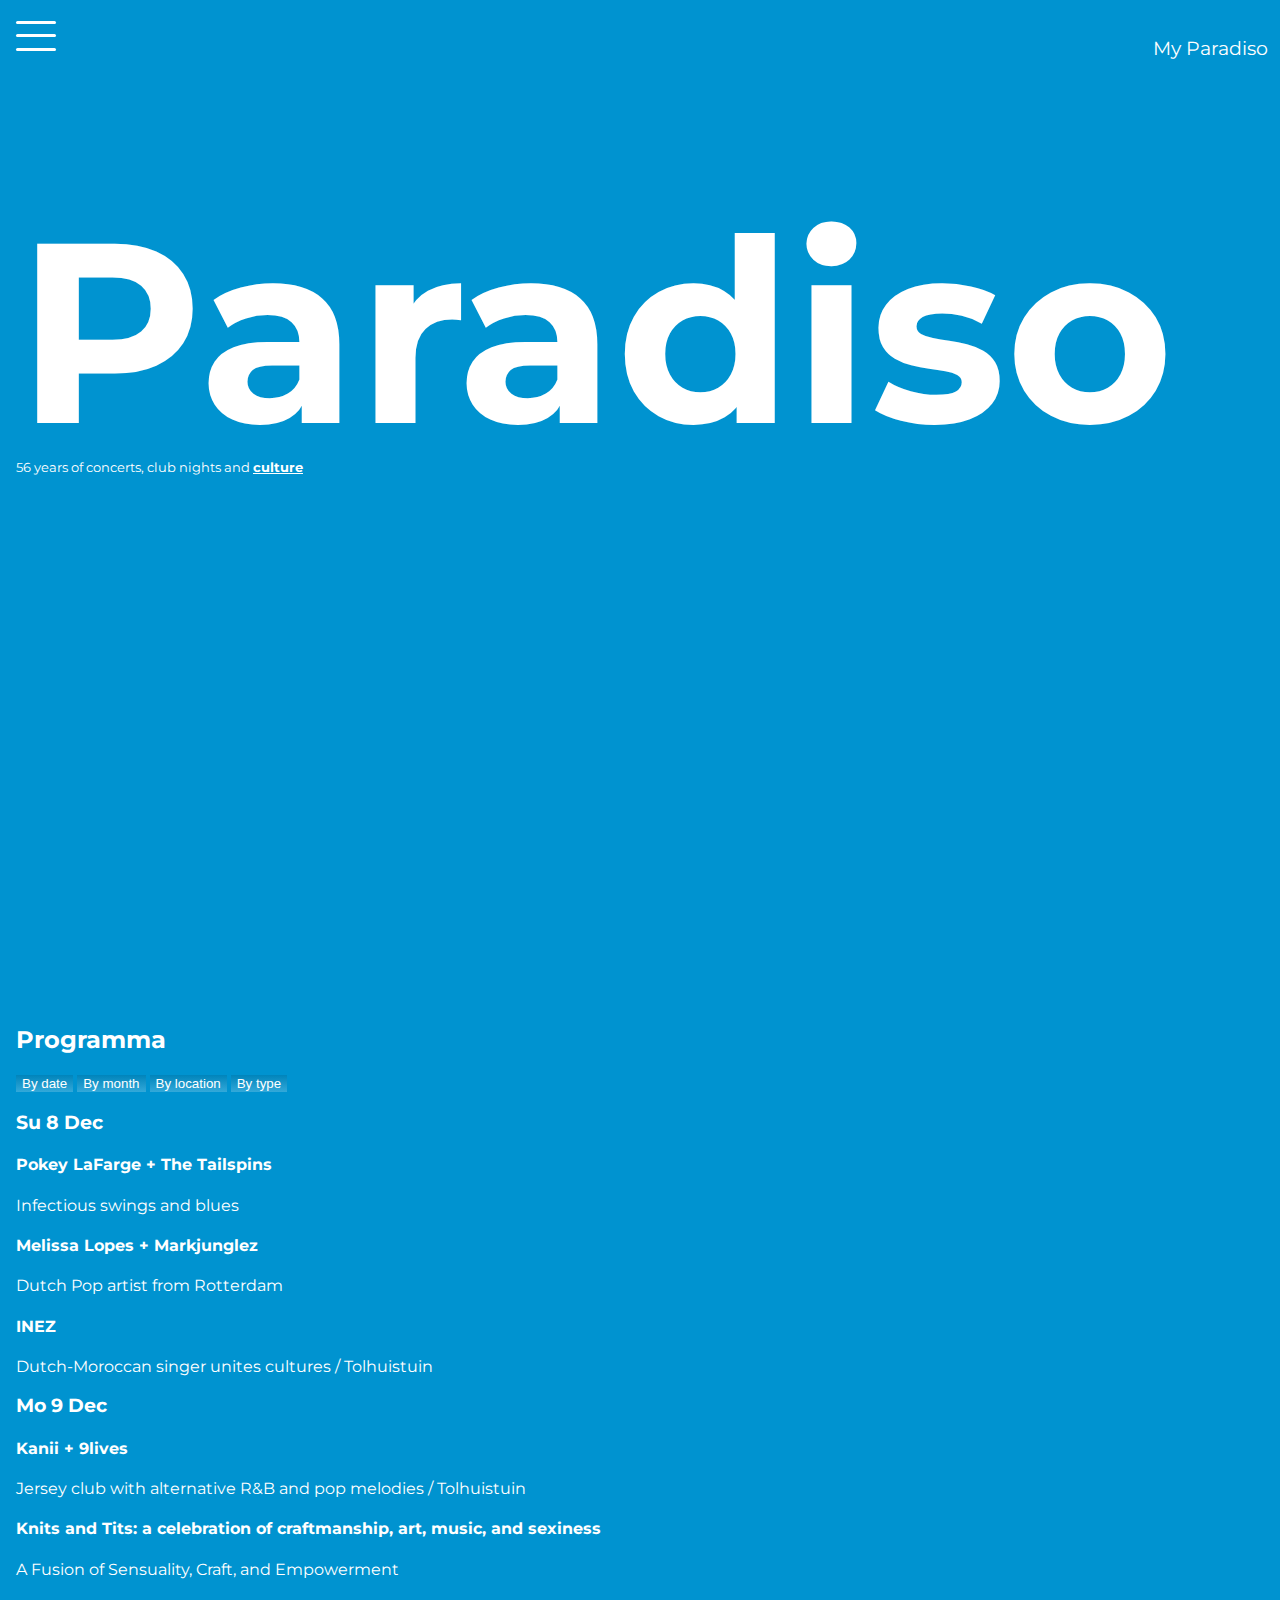
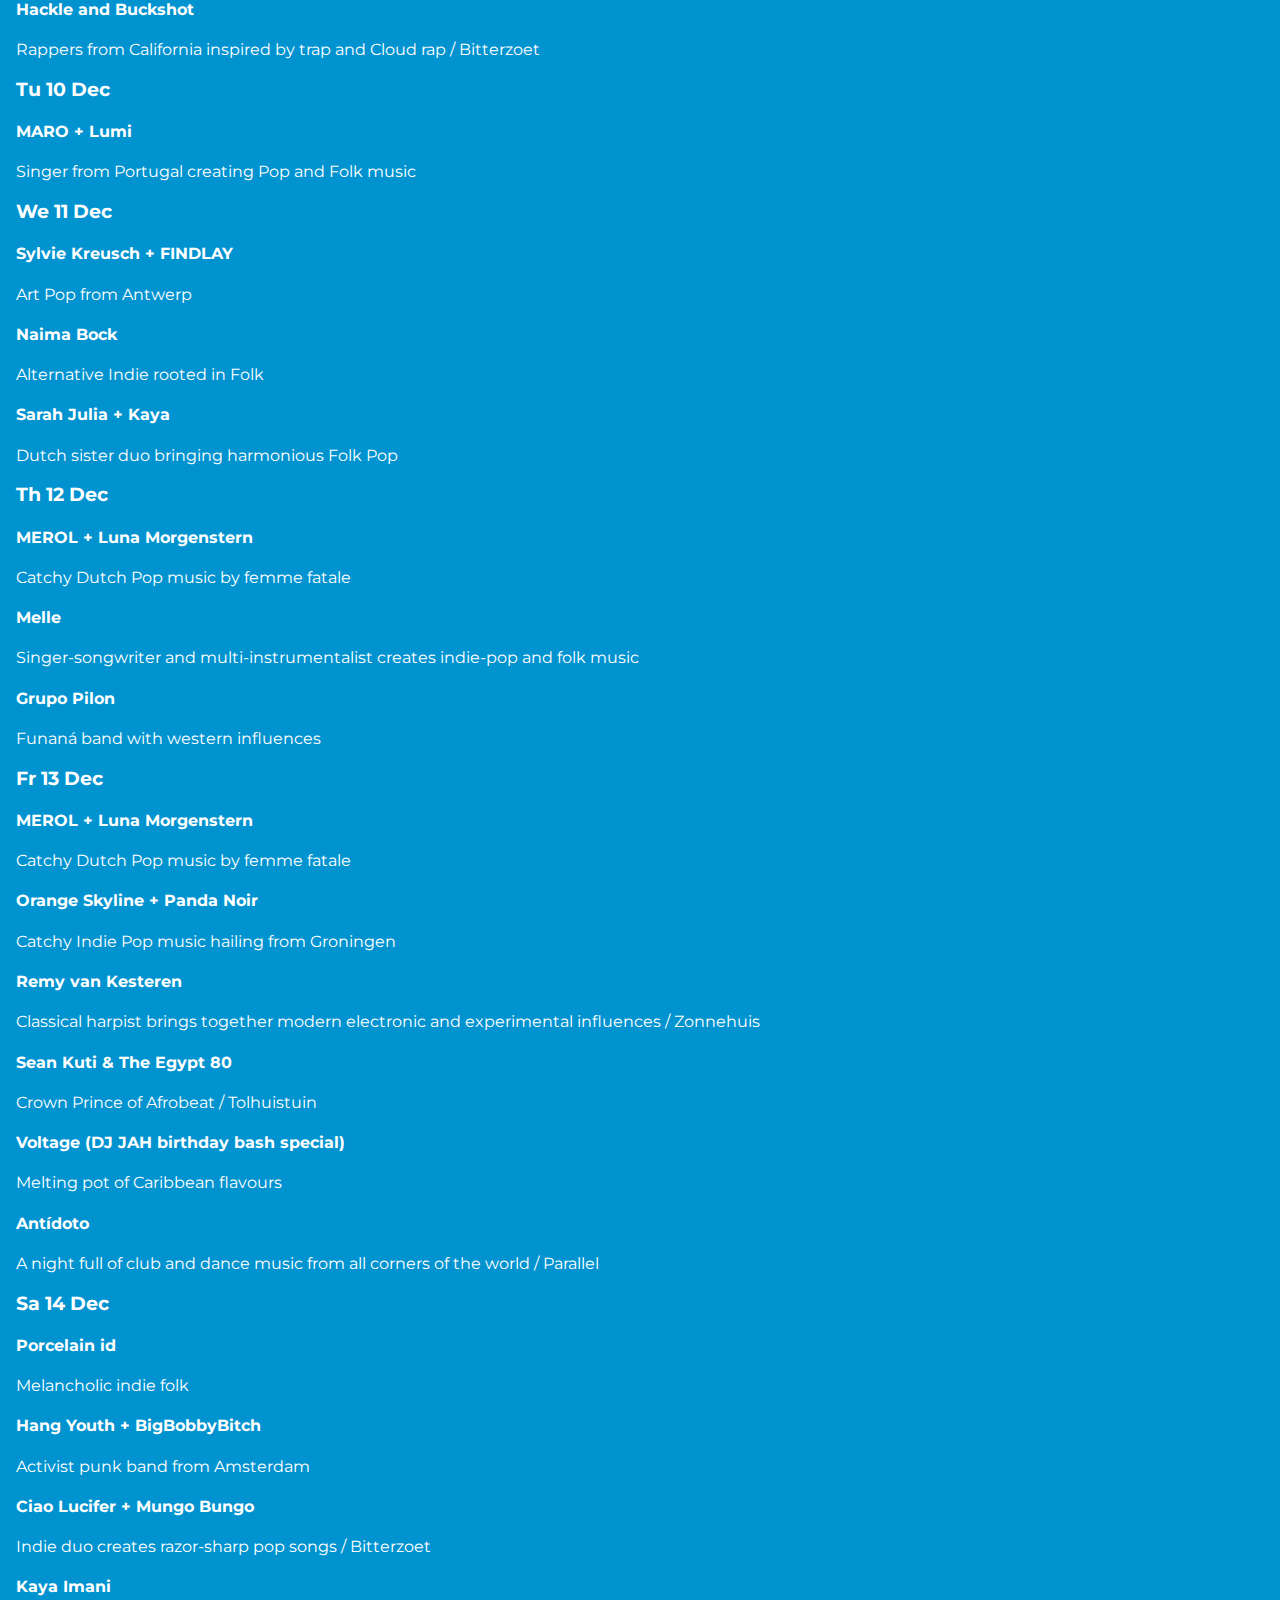
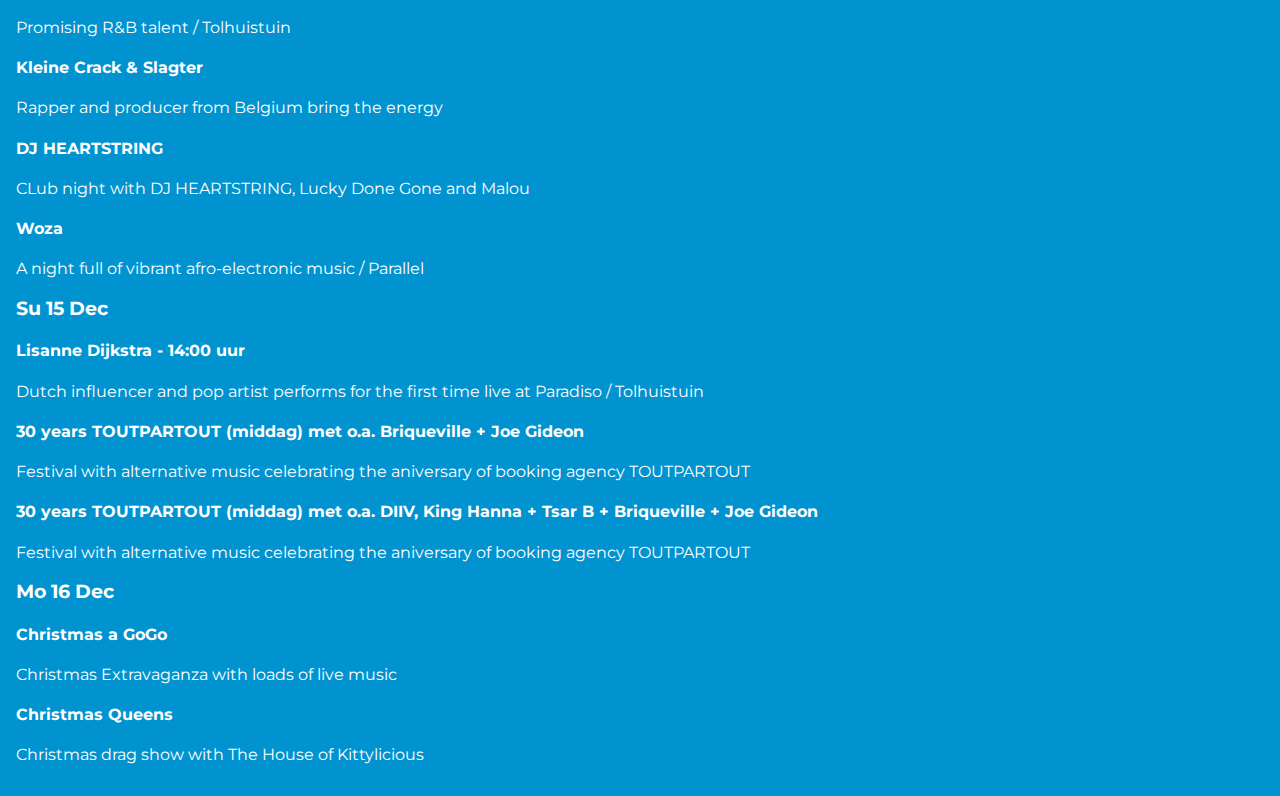
<file: index.html>
<!DOCTYPE html>
<html lang="en">

<head>
  <meta charset="UTF-8">
  <meta name="viewport" content="width=device-width, initial-scale=1.0">
  <title>Paradiso</title>
  <link rel="stylesheet" href="css/styles.css">
</head>

<body class="blauw">
  <header>

    <!-- Hamburger menu -->
    <div class="ham-menu" id="hamburger">
      <span></span>
      <span></span>
      <span></span>
    </div>


    <div class="off-screen-menu">
      <ul>
        <img id="close-menu" src="images/kruis.png" alt="kruis icoon">
        <!-- Hoofdmenu -->
        <section class="topnav">
          <li>
            <h2><a href="index.html">Programma</a></h2>
          </li>
          <li>
            <h2>Nieuws</h2>
          </li>
          <li>
            <h2>Mijn tickets</h2>
          </li>
          <li>
            <h2>Bezoek</h2>
          </li>
        </section>

        <!-- Submenu -->
        <div id="secondnav">
          <li><a href="about.html">Over ons</a></li>
          <li>Lidmaatschap</li>
          <li>Archief</li>
          <li>Webshop</li>
          <li>Steun ons</li>
          <li>Werken bij Paradiso</li>
          <li>Contact & Partners</li>
        </div>

        <!-- Evenementen -->
        <div class="evenementen">
          <li>
            <img src="images/bassline.webp" alt="Logo Bassline"> Bassline
          </li>
          <li>
            <img src="images/ClubParadiso.webp" alt="Logo Club Paradiso"> Club Paradiso
          </li>
          <li>
            <img src="images/indiestad.webp" alt="Logo Indiestad"> Indiestad
          </li>
          <li>
            <img src="images/kosmos.jpg" alt="Logo Kosmos"> Kosmos
          </li>
          <li>
            <img src="images/sugarmountain.webp" alt="Logo Sugar Mountain"> Sugar Mountain
          </li>
          <li>
            <img src="images/suprsonic.webp" alt="Logo Super-Sonic Jazz"> Super-Sonic Jazz
          </li>
          <li>
            <img src="images/tickettropic.webp" alt="Logo Tickets to the Tropics"> Tickets to the Tropics
          </li>
        </div>

        <!-- Social media -->
        <div class="socials">
          <li><img src="images/tiktok.png" alt="TikTok logo"></li>
          <li><img src="images/instalogo.jpg" alt="Instagram logo"></li>
          <li><img src="images/spotify.jpg" alt="Spotify logo"></li>
          <li><img src="images/youtube.png" alt="YouTube logo"></li>
        </div>

        <!-- Sponsoren -->
        <div class="sponsoren">
          <li><img src="images/gemeenteadam.png" alt="Logo Gemeente Amsterdam"></li>
          <li><img src="images/heineken.png" alt="Heineken logo"></li>
          <li><img src="images/europeseunie.png" alt="Co-funded by the European Union"></li>
        </div>
      </ul>
    </div>

    <p class="myparadiso">My Paradiso</p>


    <h1>Paradiso</h1>

    <p id="culture">56 years of concerts, club nights and <a
        href="https://www.paradiso.nl/en/subbrand/kosmos/2048821">culture</a></p>
  </header>

  <main>

    <div class="slideshow">
      <article class="event">
        <h2>The Wombats</h2>
        <div class="image-container">
          <img src="images/thewombats.jpeg" alt="The Wombats confirmed">
        </div>
        <p>In Paradiso</p>
        <p>29 March</p>
      </article>
      <article class="event">
        <h2>070 Shake</h2>
        <div class="image-container">
          <img src="images/070shake.webp" alt="070 Shake: The Petrichor Tour confirmed">
        </div>
        <p>In Paradiso</p>
        <p>29 March</p>
      </article>
      <article class="event">
        <h2>MICHELLE</h2>
        <div class="image-container">
          <img src="images/Michelle.jpg" alt="Michelle concert confirmed">
        </div>
        <p>In Bitterzoet</p>
        <p>29 March</p>
      </article>
      <article class="event">
        <h2>Amber Run</h2>
        <div class="image-container">
          <img src="images/AmberRun.jpg" alt="Amber Run the band confirmed">
        </div>
        <p>In Paradiso</p>
        <p>12 April</p>
      </article>
      <article class="event">
        <h2>Odetari</h2>
        <div class="image-container">
          <img src="images/odetari.jpeg" alt="Odetari confirmed">
        </div>
        <p>In Tolhuistuin</p>
        <p>23 February</p>
      </article>
    </div>

    <h2 id="programma">Programma</h2>

      <button type="button">By date</button>
      <button type="button">By month</button>
      <button type="button">By location</button>
      <button type="button">By type</button>

      <h3>Su 8 Dec</h3>
      <h4>Pokey LaFarge + The Tailspins</h4>
      <p>Infectious swings and blues</p>

      <h4>Melissa Lopes + Markjunglez</h4>
      <p>Dutch Pop artist from Rotterdam</p>

      <h4>INEZ</h4>
      <p>Dutch-Moroccan singer unites cultures / Tolhuistuin</p>

      <h3>Mo 9 Dec</h3>
      <h4>Kanii + 9lives</h4>
      <p>Jersey club with alternative R&B and pop melodies / Tolhuistuin</p>

      <h4>Knits and Tits: a celebration of craftmanship, art, music, and sexiness</h4>
      <p>A Fusion of Sensuality, Craft, and Empowerment</p>

      <h4>Hackle and Buckshot</h4>
      <p>Rappers from California inspired by trap and Cloud rap / Bitterzoet</p>

      <h3>Tu 10 Dec</h3>
      <h4>MARO + Lumi</h4>
      <p>Singer from Portugal creating Pop and Folk music</p>


      <h3>We 11 Dec</h3>
      <h4>Sylvie Kreusch + FINDLAY</h4>
      <p>Art Pop from Antwerp</p>

      <h4>Naima Bock</h4>
      <p>Alternative Indie rooted in Folk</p>

      <h4>Sarah Julia + Kaya </h4>
      <p>Dutch sister duo bringing harmonious Folk Pop</p>

      <h3>Th 12 Dec</h3>
      <h4>MEROL + Luna Morgenstern</h4>
      <p>Catchy Dutch Pop music by femme fatale</p>

      <h4>Melle </h4>
      <p>Singer-songwriter and multi-instrumentalist creates indie-pop and folk music</p>

      <h4>Grupo Pilon</h4>
      <p>Funaná band with western influences</p>

      <h3>Fr 13 Dec</h3>
      <h4>MEROL + Luna Morgenstern</h4>
      <p>Catchy Dutch Pop music by femme fatale</p>

      <h4>Orange Skyline + Panda Noir</h4>
      <p>Catchy Indie Pop music hailing from Groningen</p>

      <h4>Remy van Kesteren</h4>
      <p>Classical harpist brings together modern electronic and experimental influences / Zonnehuis</p>

      <h4>Sean Kuti & The Egypt 80</h4>
      <p>Crown Prince of Afrobeat / Tolhuistuin</p>

      <h4>Voltage (DJ JAH birthday bash special)</h4>
      <p>Melting pot of Caribbean flavours</p>

      <h4>Antídoto</h4>
      <p>A night full of club and dance music from all corners of the world / Parallel</p>

      <h3>Sa 14 Dec</h3>
      <h4>Porcelain id</h4>
      <p>Melancholic indie folk</p>

      <h4>Hang Youth + BigBobbyBitch</h4>
      <p>Activist punk band from Amsterdam</p>

      <h4>Ciao Lucifer + Mungo Bungo</h4>
      <p>Indie duo creates razor-sharp pop songs / Bitterzoet</p>

      <h4>Kaya Imani</h4>
      <p>Promising R&B talent / Tolhuistuin</p>

      <h4>Kleine Crack & Slagter</h4>
      <p>Rapper and producer from Belgium bring the energy</p>

      <h4>DJ HEARTSTRING</h4>
      <p>CLub night with DJ HEARTSTRING, Lucky Done Gone and Malou</p>

      <h4>Woza</h4>
      <p>A night full of vibrant afro-electronic music / Parallel</p>

      <h3>Su 15 Dec</h3>
      <h4>Lisanne Dijkstra - 14:00 uur</h4>
      <p>Dutch influencer and pop artist performs for the first time live at Paradiso / Tolhuistuin</p>

      <h4>30 years TOUTPARTOUT (middag) met o.a. Briqueville + Joe Gideon</h4>
      <p>Festival with alternative music celebrating the aniversary of booking agency TOUTPARTOUT</p>

      <h4>30 years TOUTPARTOUT (middag) met o.a. DIIV, King Hanna + Tsar B + Briqueville + Joe Gideon</h4>
      <p>Festival with alternative music celebrating the aniversary of booking agency TOUTPARTOUT</p>

      <h3>Mo 16 Dec</h3>
      <h4>Christmas a GoGo</h4>
      <p>Christmas Extravaganza with loads of live music</p>

      <h4>Christmas Queens</h4>
      <p>Christmas drag show with The House of Kittylicious</p>
    </article>
  </main>
  <footer>
    <script src="java.js"></script>
  </footer>

</body>

</html>
</file>
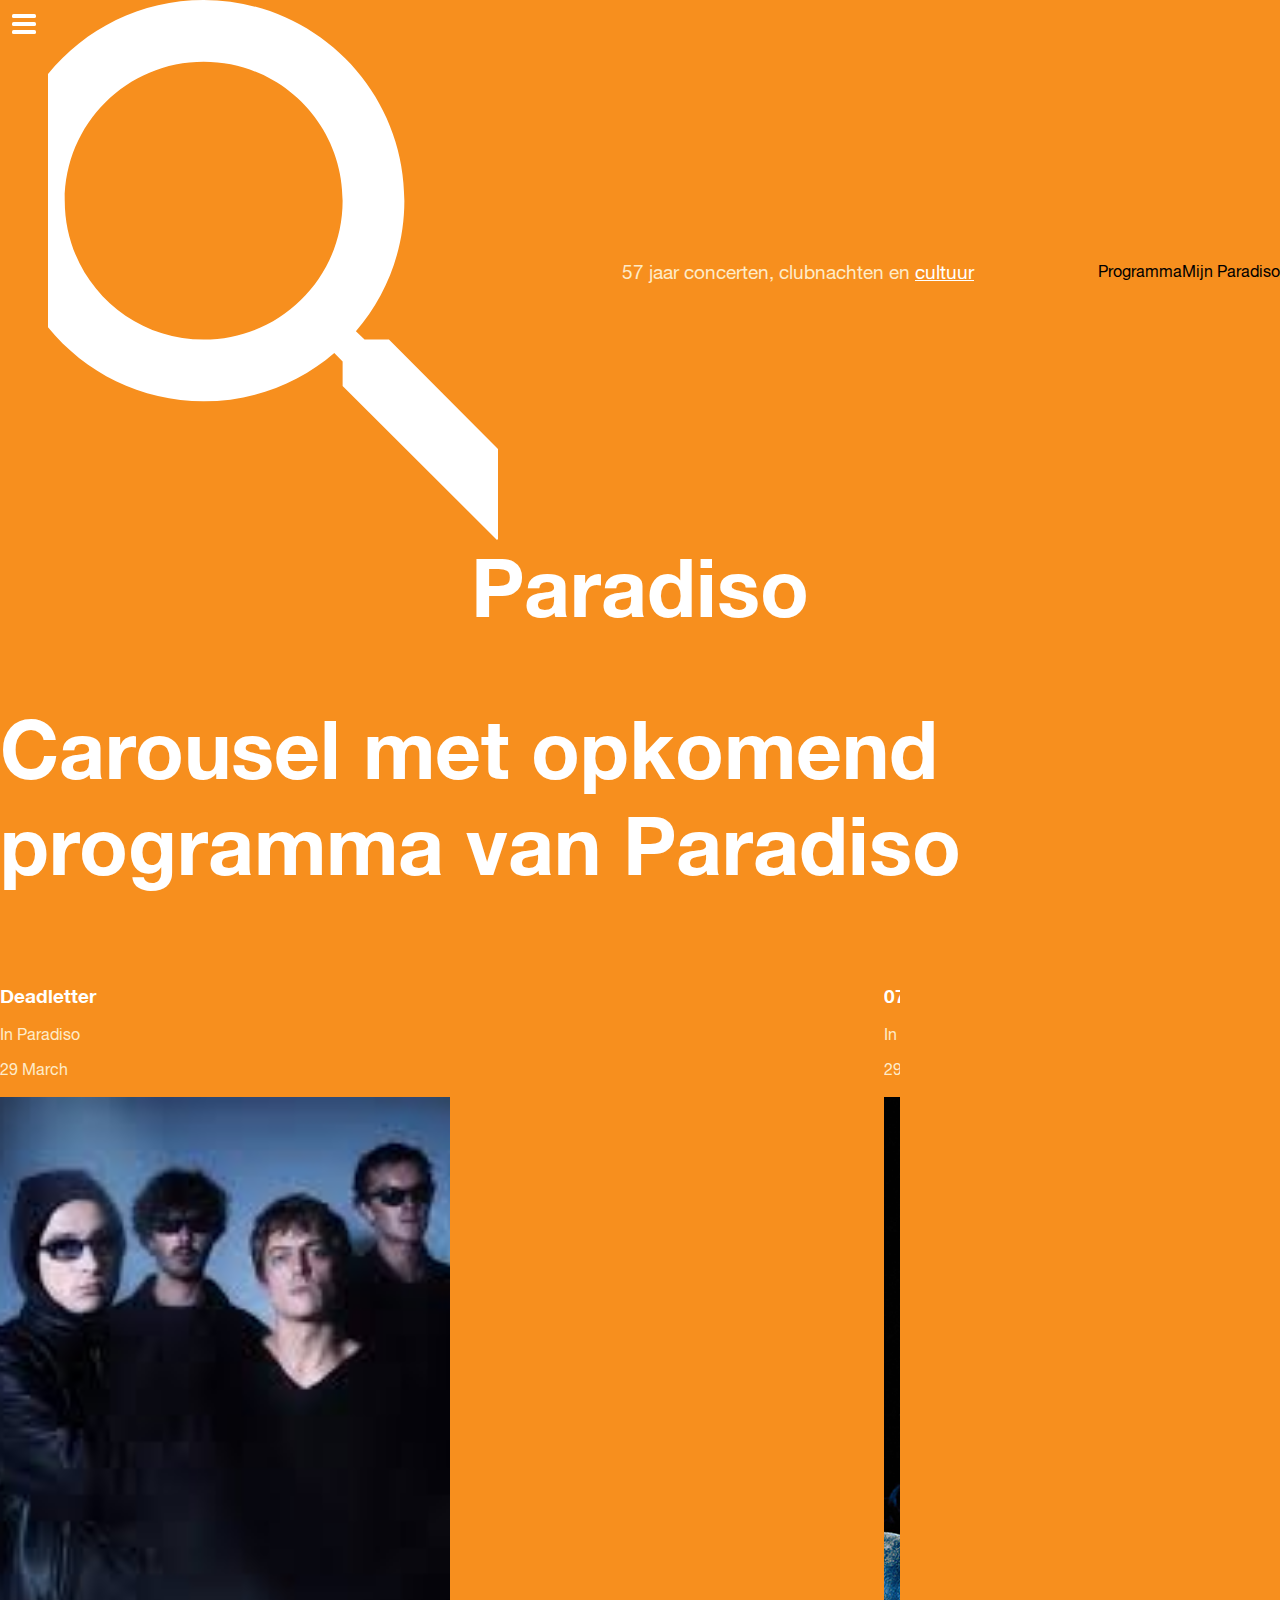
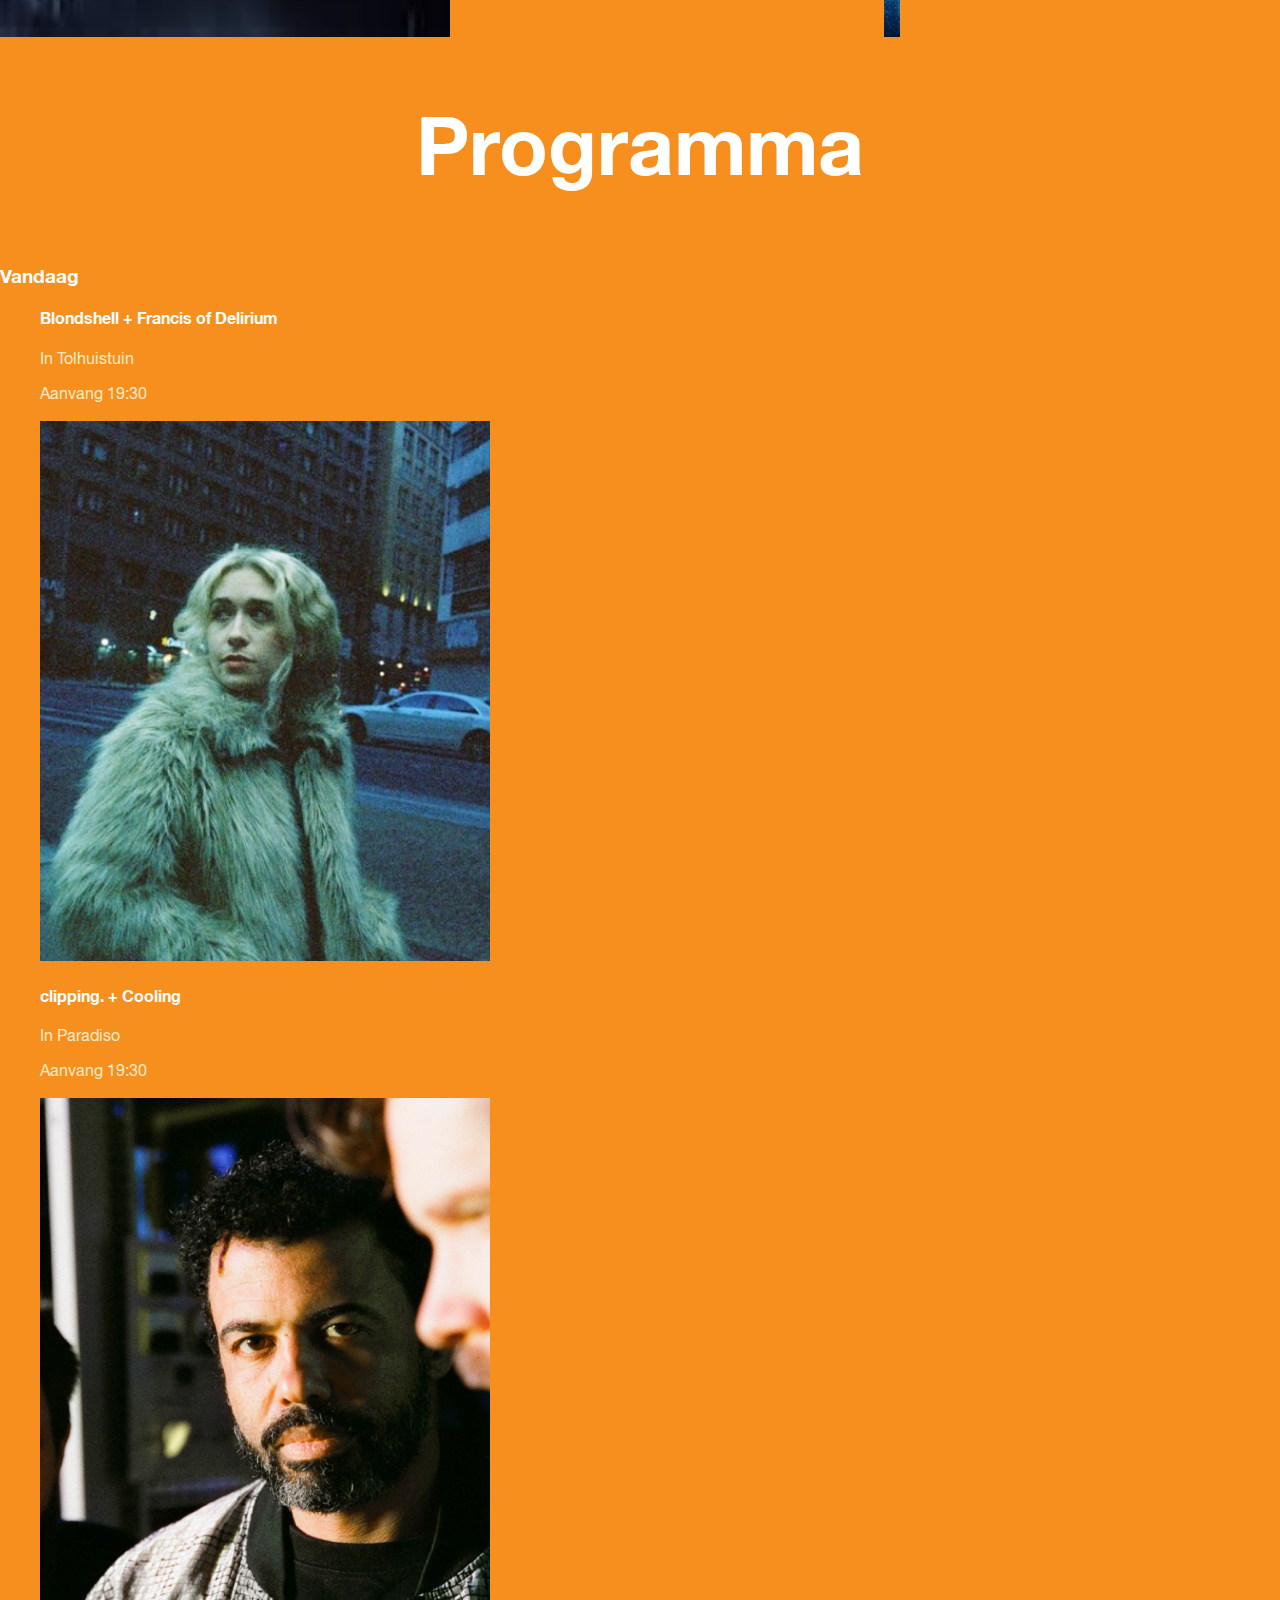
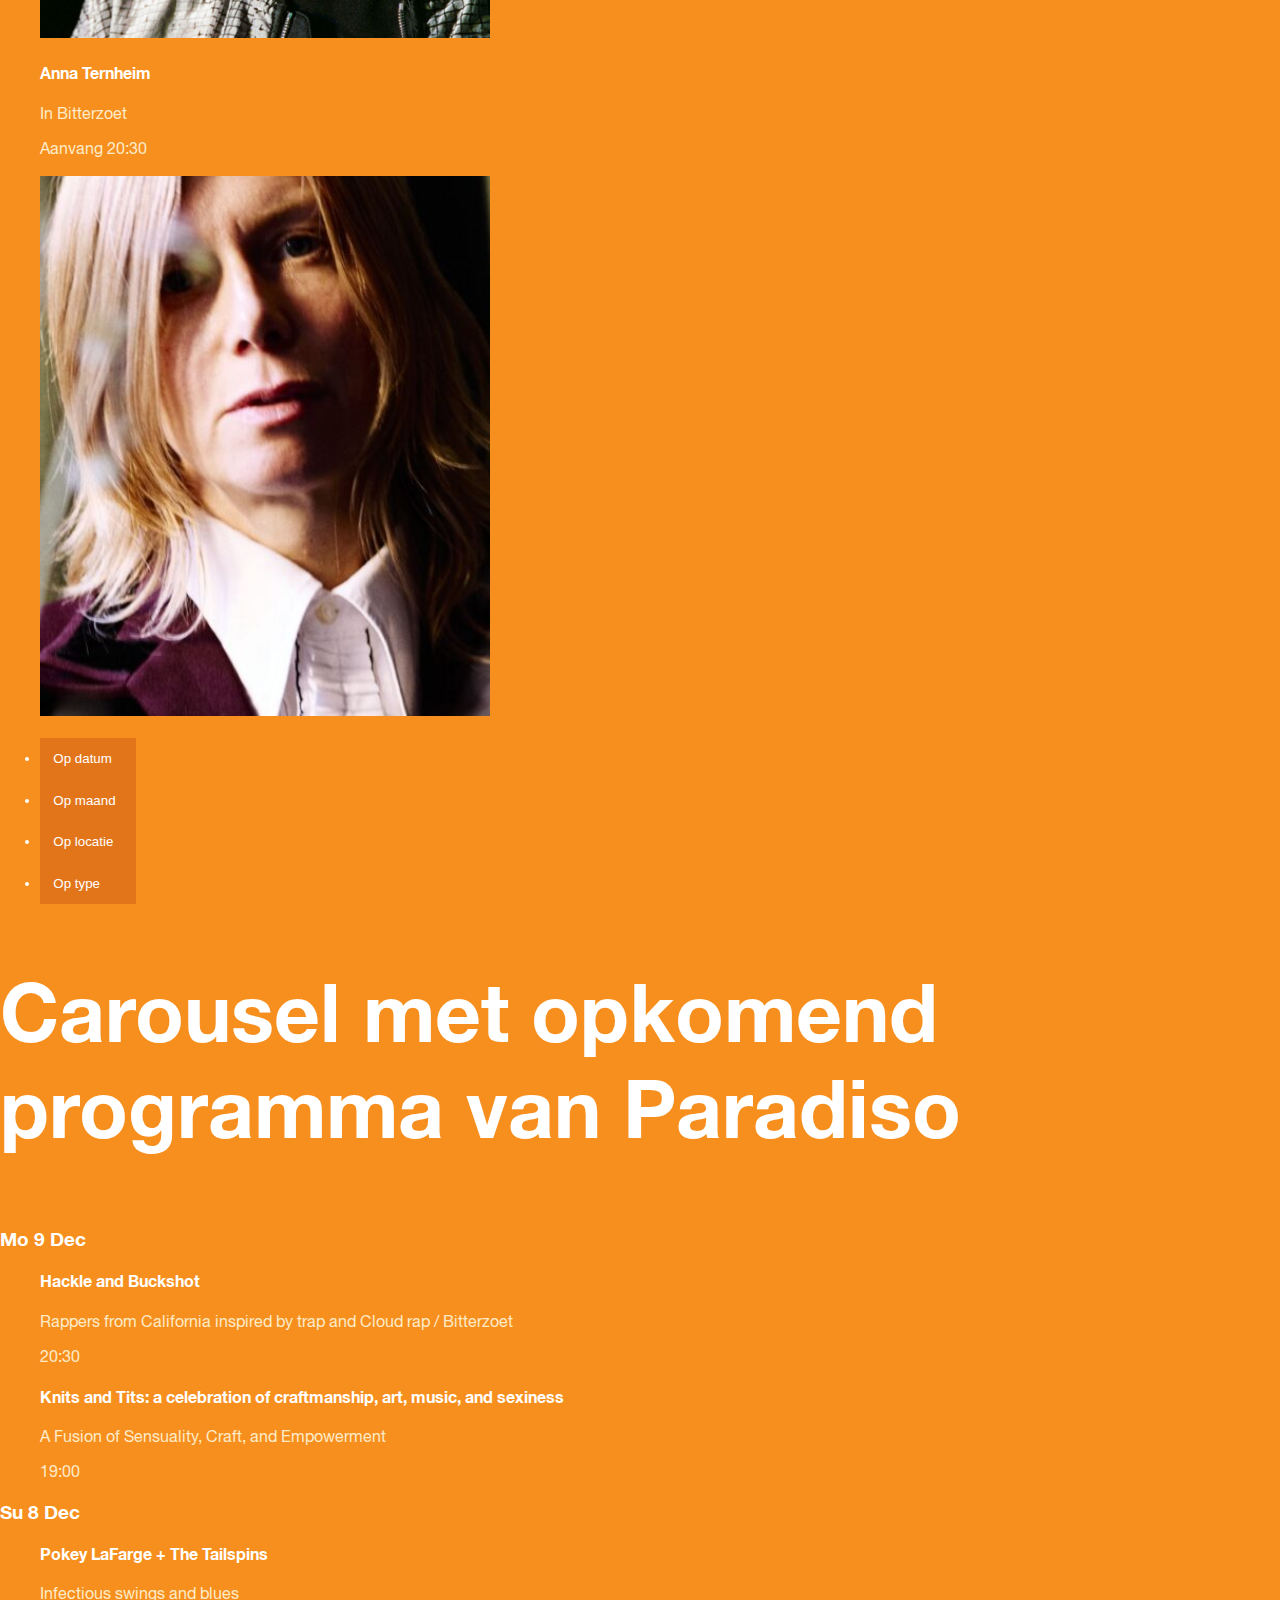
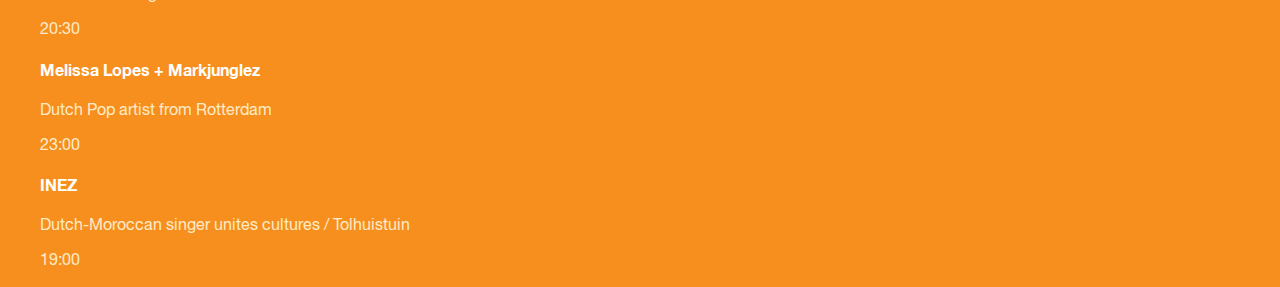
<file: Paradiso/index.html>
<!DOCTYPE html>
<html lang="nl">
  <head>
    <meta charset="UTF-8">
    <meta name="viewport" content="width=device-width, initial-scale=1.0">
    <link rel="icon" type="image/x-icon" href="images/favicon.ico">
    <title>Paradiso</title>

    <link rel="stylesheet" href="css/general.css">
    <link rel="stylesheet" href="css/index.css">
  </head>

  <body>
    <header>
      <h1>Paradiso</h1> 

      <menu>
        <li>
          <button aria-label="toggle menu">
            <span></span>
            <span></span>
            <span></span>
          </button>
        </li>

        <li>
          <img src="images/search.svg" alt="search icon"> 
        </li>
      </menu>

      <nav> 
        <ul>
          <li><a href="index.html">Programma</a></li>
          <li><a href="#">Nieuws</a></li>
          <li><a href="#">Mijn tickets</a></li>
          <li><a href="#">Bezoek</a></li>
        </ul>

        <ul>
          <li><a href="#">Lidmaatschap</a></li>
          <li><a href="archive.html">Archief</a></li>
          <li><a href="#">Webshop</a></li>
          <li><a href="#">Steun ons</a></li>
          <li><a href="#">Werken bij Paradiso</a></li>
          <li><a href="#">Contact & Partners</a></li>
        </ul>

        <ul>
          <li>
            <img src="images/bassline.webp" alt="Logo Bassline"> Bassline
          </li>
          <li>
            <img src="images/ClubParadiso.webp" alt="Logo Club Paradiso"> Club Paradiso
          </li>
          <li>
            <img src="images/indiestad.webp" alt="Logo Indiestad"> Indiestad
          </li>
          <li><img src="images/kosmos.jpg" alt="Logo Kosmos"> Kosmos</li>
          <li>
            <img src="images/sugarmountain.webp" alt="Logo Sugar Mountain"> Sugar Mountain
          </li>
          <li>
            <img src="images/suprsonic.webp" alt="Logo Super-Sonic Jazz"> Super-Sonic Jazz
          </li>
          <li>
            <img
              src="images/tickettropic.webp" alt="Logo Tickets to the Tropics"> Tickets to the Tropics
          </li>
        </ul>
      </nav>

      <nav>
        <ul>
          <li>
            <a href="#">Programma</a>
          </li>
          <li>
            <a href="#">Mijn Paradiso</a>
          </li>
        </ul>
      </nav>

      <!-- <li hidden>  -->
      <p>
        57 jaar concerten, clubnachten en 
        <a href="https://www.paradiso.nl/en/subbrand/kosmos/2048821">cultuur</a>
      </p>
    </header>

    <main>
        <h2 class="visually-hidden">Carousel met opkomend programma van Paradiso</h2>
        <ul>
          <!-- a tag weggehaald, rekening houden met css -->
        <li class="gradient">
          <h3>Deadletter</h3>
          <p>In Paradiso</p>
          <p>29 March</p>
          <a href="#">
            <img src="images/deadletter.jpeg" alt="Afbeelding van de band Deadletter">
          </a>
        </li>

        <li class="gradient">
          <h3>070 Shake</h3>
          <p>In Paradiso</p>
          <p>29 March</p>
          <a href="#">
            <img src="images/070shake.webp" alt="Afbeelding van artiest 070 Shake">
          </a>  
        </li>

        <li class="gradient">
          <h3>Michelle</h3>
          <p>In Bitterzoet</p>
          <p>29 March</p>
          <a href="#">
            <img src="images/Michelle.jpg" alt="Afbeelding van Michelle de band">
          </a>
        </li>

        <li class="gradient">
          <h3>Amber Run</h3>
          <p>In Paradiso</p>
          <p>12 April</p>
          <a href="#">
            <img src="images/AmberRun.jpg" alt="Afbeelding van Amber Run de band">
          </a>
        </li>

        <li class="gradient">
          <h3>Winnie Raeder</h3>
          <p>In Tolhuistuin</p>
          <p>23 Februari</p>
          <a href="#">
            <img src="images/Winnie-Raedar-2026.jpg" alt="Afbeelding van artiest Winnie Raeder">
          </a>
        </li>

        <li class="gradient">
          <h3>Ami Taf Ra</h3>
          <p>In Tolhuistuin</p>
          <p>30 Maart</p>
          <a href="#">
            <img src="images/ami-taf-ra_web.jpg" alt="Afbeelding van de artiest Ami Taf Ra">
          </a>
        </li>

        <li class="gradient">
          <h3>Tina Dico</h3>
          <p>In de Duif</p>
          <p>13 November</p>
          <a href="#">
            <img src="images/Tina-Dico-2026.jpg" alt="Portret van artiest Tina Dico">
          </a>
        </li>

        <li class="gradient">
          <h3>Nacht van het Absurdisme</h3>
          <p>In Paradiso</p>
          <p>30 December</p>
          <a href="#">
            <img src="images/TILBURG-GROOT_01-verkleind-1760435321.jpg" alt="Afbeelding van een park">
          </a>
        </li>
      </ul>

      <h2>Programma</h2>
      <h3>Vandaag</h3>
      <ul>

        <li class="gradient">
          <!-- deze heeft h4 omdat: hierarchie, dus meenemen in de styling  -->
          <h4>Blondshell + Francis of Delirium</h4>
          <p>In Tolhuistuin</p>
          <p>Aanvang 19:30</p>
          <a href="#">
            <img src="images/blondshell.jpg" alt="Afbeelding van Artiest Blondshell">
          </a>
        </li>

        <li class="gradient">
          <h4>clipping. + Cooling</h4>
          <p>In Paradiso</p>
          <p>Aanvang 19:30</p>
          <a href="#">
            <img src="images/clipping.png" alt="Afbeelding van artiesten trio .clipping">
          </a>
        </li>
      
          <li class="gradient">
            <h4>Anna Ternheim</h4>
            <p>In Bitterzoet</p>
            <p>Aanvang 20:30</p>
            <a href="#">
              <img src="images/annaternheim.jpg" alt="Afbeelding van artiest Anna Terheim">
            </a>
          </li>
      </ul>

      <!-- buttons ook responsive maken -->
      <menu>
        <li><button type="button">Op datum</button></li>
        <li><button type="button">Op maand</button></li>
        <li><button type="button">Op locatie</button></li>
        <li><button type="button">Op type</button></li>
      </menu>
      
      <h2 class="visually-hidden">Carousel met opkomend programma van Paradiso</h2>

      <section>
            <h3>Mo 9 Dec</h3>

        <ul>
          <li>
              <h4>Hackle and Buckshot</h4>
              <p>Rappers from California inspired by trap and Cloud rap / Bitterzoet</p>
              <p>20:30</p>
          </li>

          <li>
              <h4>Knits and Tits: a celebration of craftmanship, art, music, and sexiness</h4>  
              <p>A Fusion of Sensuality, Craft, and Empowerment</p>
              <p>19:00</p>
          </li>
        </ul>
      </section>

      <section>
          <h3>Su 8 Dec</h3>

      <ul>
        <li>
          <h4>Pokey LaFarge + The Tailspins</h4>
          <p>Infectious swings and blues</p>
          <p>20:30</p>  
        </li>

        <li>
          <h4>Melissa Lopes + Markjunglez</h4>
          <p>Dutch Pop artist from Rotterdam</p>
          <p>23:00</p>  
        </li>

        <li>  
          <h4>INEZ</h4>
          <p>Dutch-Moroccan singer unites cultures / Tolhuistuin</p>
          <p>19:00</p>
        </li>
      </ul>
    </section>

    </main>

    <footer>
      <script src="java.js"></script>
    </footer>
    
  </body>

</html>
</file>
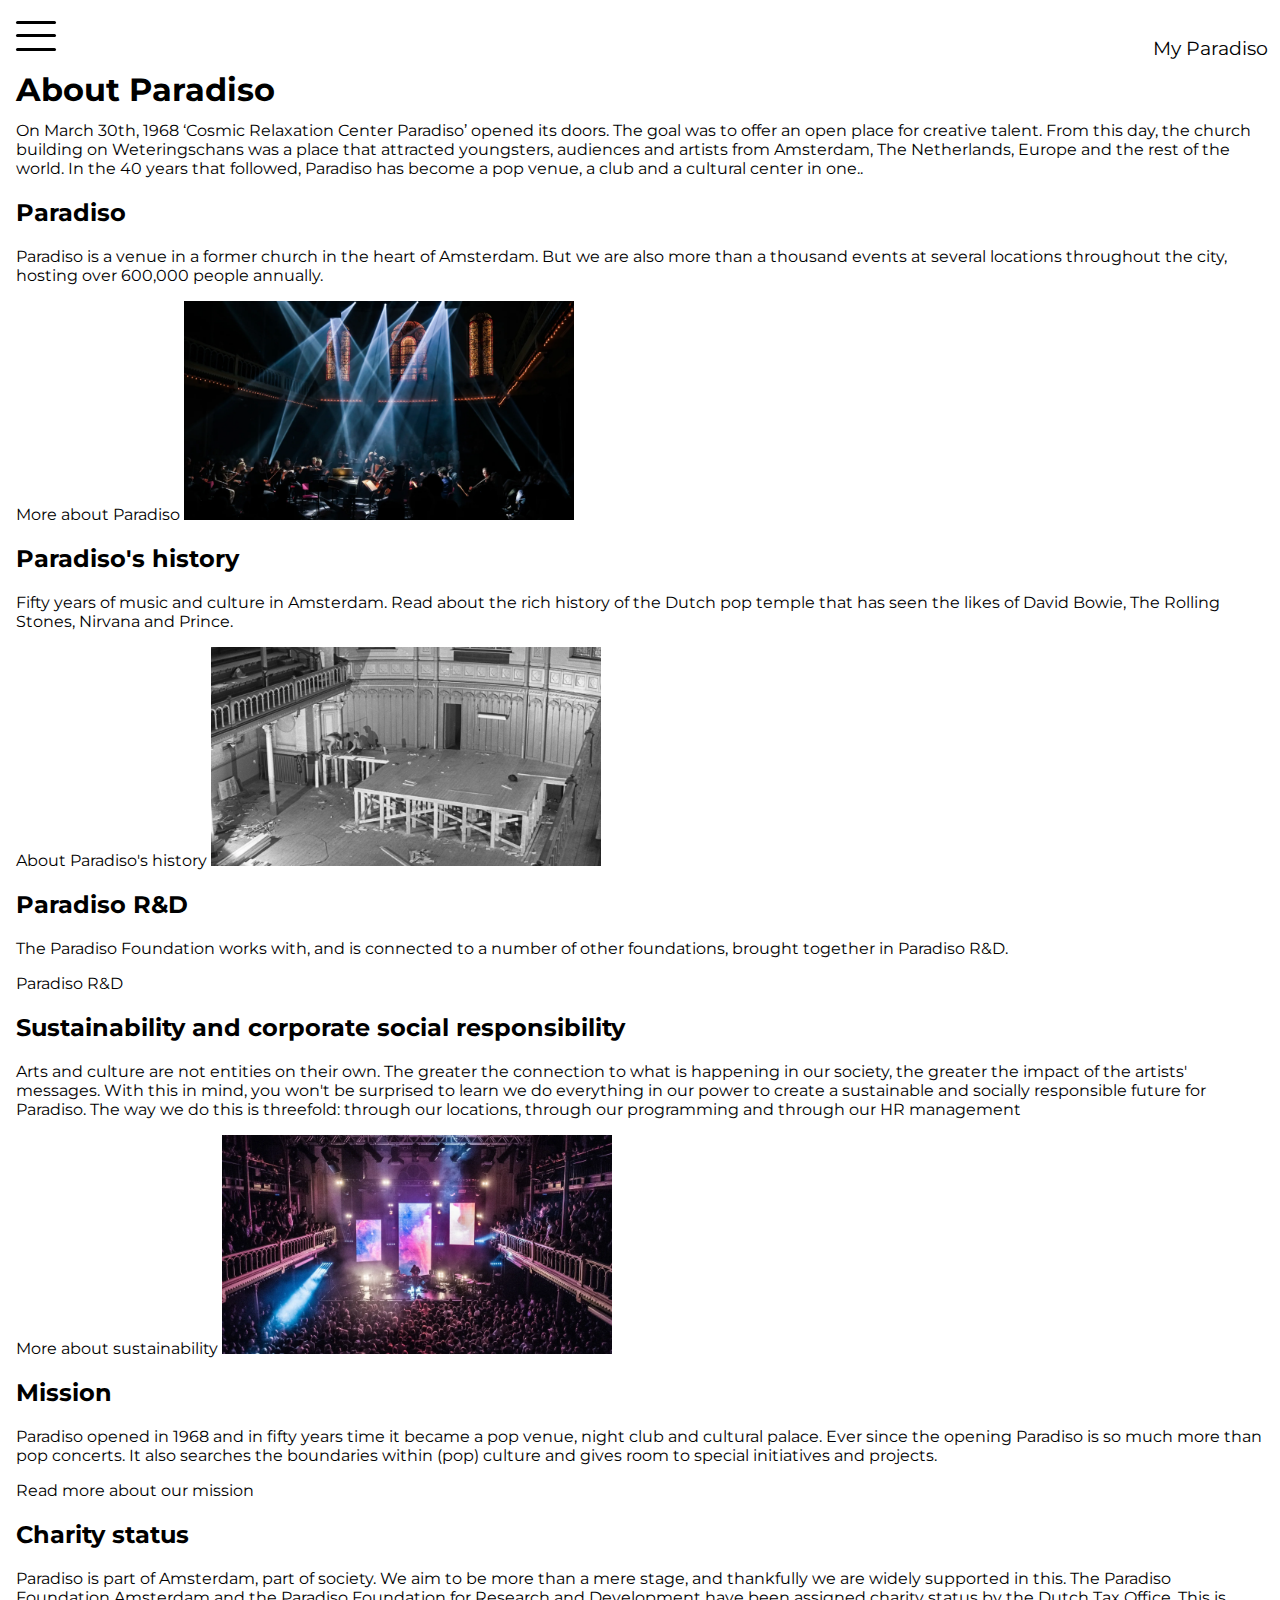
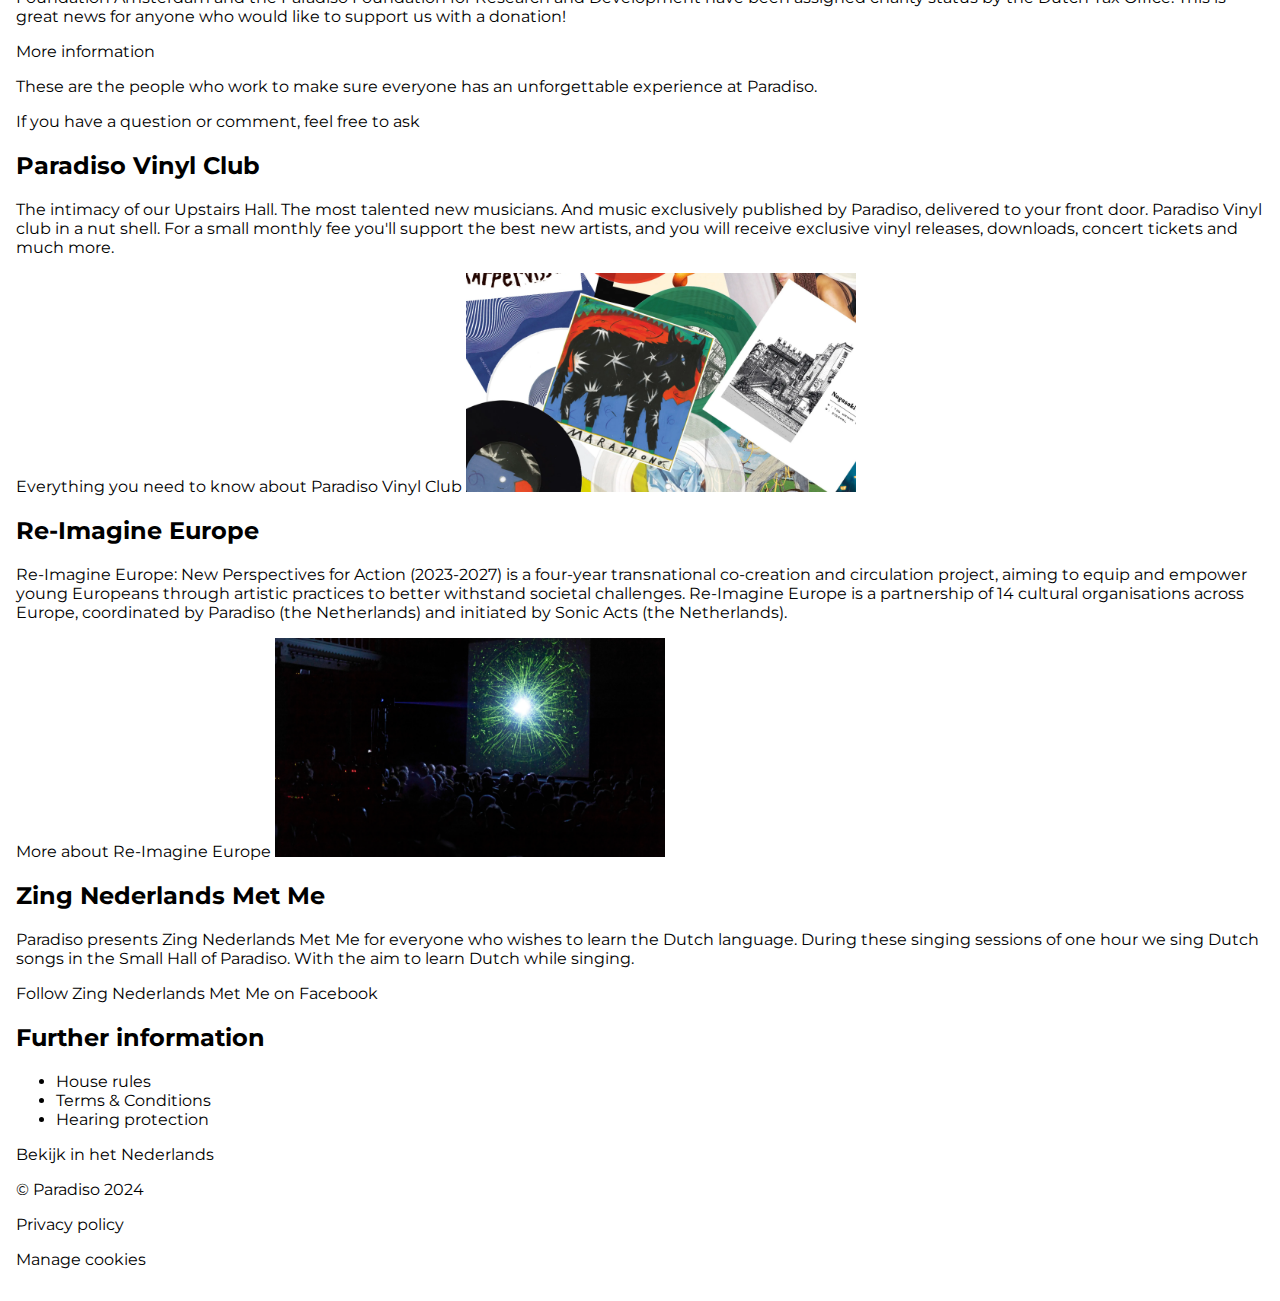
<file: about.html>
<!DOCTYPE html>
<html lang="en">

<head>
  <meta charset="UTF-8">
  <meta name="viewport" content="width=device-width, initial-scale=1.0">
  <title>About Paradiso</title>
  <link rel="stylesheet" href="css/styles.css">
</head>

<body>

  <header>

<!-- Hamburger menu -->
<div class="ham-menu" id="hamburger">
  <span></span>
  <span></span>
  <span></span>
</div>

    <div class="off-screen-menu">
      <img id="close-menu" src="images/kruis.png" alt="kruis icoon">
      <ul>
        <!-- Hoofdmenu -->
        <section class="topnav">
          <li><h2><a href="index.html">Programma</a></h2></li>
          <li><h2>Nieuws</h2></li>
          <li><h2>Mijn tickets</h2></li>
          <li><h2>Bezoek</h2></li>
        </section>
    
        <!-- Submenu -->
        <div id="secondnav">
          <li><a href="about.html">Over ons</a></li>
          <li>Lidmaatschap</li>
          <li>Archief</li>
          <li>Webshop</li>
          <li>Steun ons</li>
          <li>Werken bij Paradiso</li>
          <li>Contact & Partners</li>
        </div>
    
        <!-- Evenementen -->
        <div class="evenementen">
          <li>
            <img src="images/bassline.webp" alt="Logo Bassline"> Bassline
          </li>
          <li>
            <img src="images/ClubParadiso.webp" alt="Logo Club Paradiso"> Club Paradiso
          </li>
          <li>
            <img src="images/indiestad.webp" alt="Logo Indiestad"> Indiestad
          </li>
          <li>
            <img src="images/kosmos.jpg" alt="Logo Kosmos"> Kosmos
          </li>
          <li>
            <img src="images/sugarmountain.webp" alt="Logo Sugar Mountain"> Sugar Mountain
          </li>
          <li>
            <img src="images/suprsonic.webp" alt="Logo Super-Sonic Jazz"> Super-Sonic Jazz
          </li>
          <li>
            <img src="images/tickettropic.webp" alt="Logo Tickets to the Tropics"> Tickets to the Tropics
          </li>
        </div>
    
        <!-- Social media -->
        <div class="socials">
          <li><img src="images/tiktok.png" alt="TikTok logo"></li>
          <li><img src="images/instalogo.jpg" alt="Instagram logo"></li>
          <li><img src="images/spotify.jpg" alt="Spotify logo"></li>
          <li><img src="images/youtube.png" alt="YouTube logo"></li>
        </div>
    
        <!-- Sponsoren -->
        <div class="sponsoren">
          <li><img src="images/gemeenteadam.png" alt="Logo Gemeente Amsterdam"></li>
          <li><img src="images/heineken.png" alt="Heineken logo"></li>
          <li><img src="images/europeseunie.png" alt="Co-funded by the European Union"></li>
        </div>
      </ul>
    </div>

    <p class="myparadiso">My Paradiso</p>
  
    <h1>About Paradiso</h1>
  </header>
<main>  

  <p>On March 30th, 1968 ‘Cosmic Relaxation Center Paradiso’ opened its doors. The goal was to offer an open place for
    creative talent. From this day, the church building on Weteringschans was a place that attracted youngsters,
    audiences and artists from Amsterdam, The Netherlands, Europe and the rest of the world. In the 40 years that
    followed, Paradiso has become a pop venue, a club and a cultural center in one..</p>

  <h2>Paradiso</h2>
  <p>Paradiso is a venue in a former church in the heart of Amsterdam. But we are also more than a thousand events at
    several locations throughout the city, hosting over 600,000 people annually.</p>
  <a href="https://www.paradiso.nl/en/info/about-us/paradiso-vandaag">More about Paradiso</a>

  <img src="images/Paradiso3.webp" alt="Zaal van Paradiso met lichten">

  <h2>Paradiso's history</h2>

  <p>Fifty years of music and culture in Amsterdam. Read about the rich history of the Dutch pop temple that has seen
    the likes of David Bowie, The Rolling Stones, Nirvana and Prince.</p>

  <a href="https://www.paradiso.nl/en/info/about-us/paradiso-geschiedenis">About Paradiso's history</a>

  <img src="images/legeparadisozaal.webp" alt="Zaal van Paradiso in de bouw">

  <h2>Paradiso R&D</h2>
  <p>The Paradiso Foundation works with, and is connected to a number of other foundations, brought together in Paradiso
    R&D.</p>

  <a href="https://www.paradiso.nl/en/info/about-us/paradiso-r-d">Paradiso R&D</a>

  <h2>Sustainability and corporate social responsibility</h2>
  <p>Arts and culture are not entities on their own. The greater the connection to what is happening in our society, the
    greater the impact of the artists' messages. With this in mind, you won't be surprised to learn we do everything in
    our power to create a sustainable and socially responsible future for Paradiso. The way we do this is threefold:
    through our locations, through our programming and through our HR management</p>

  <a href="https://www.paradiso.nl/en/info/about-us/duurzaamheid-mvo">More about sustainability</a>

  <img src="images/zaalmetartiest.webp" alt="Paradiso zaal met live artiest en publiek">

  <h2>Mission</h2>
  <p>Paradiso opened in 1968 and in fifty years time it became a pop venue, night club and cultural palace. Ever since
    the opening Paradiso is so much more than pop concerts. It also searches the boundaries within (pop) culture and
    gives room to special initiatives and projects.</p>

  <a href="https://www.paradiso.nl/en/info/about-us/onze-missie">Read more about our mission</a>

  <h2>Charity status</h2>
  <p>Paradiso is part of Amsterdam, part of society. We aim to be more than a mere stage, and thankfully we are widely
    supported in this. The Paradiso Foundation Amsterdam and the Paradiso Foundation for Research and Development have
    been assigned charity status by the Dutch Tax Office. This is great news for anyone who would like to support us
    with a donation!</p>

  <a href="https://www.paradiso.nl/en/info/about-us/anbi">More information</a>

  <p>These are the people who work to make sure everyone has an unforgettable experience at Paradiso.</p>

  <a href="https://www.paradiso.nl/en/info/about-us/organisatie-medewerkers">If you have a question or comment, feel
    free to ask</a>

  <h2>Paradiso Vinyl Club</h2>
  <p>The intimacy of our Upstairs Hall. The most talented new musicians. And music exclusively published by Paradiso,
    delivered to your front door. Paradiso Vinyl club in a nut shell. For a small monthly fee you'll support the best
    new artists, and you will receive exclusive vinyl releases, downloads, concert tickets and much more.</p>

  <a href="https://www.paradiso.nl/en/info/about-us/paradiso-vinyl-club">Everything you need to know about Paradiso
    Vinyl Club</a>

  <img src="images/PVC-singles-collage.webp" alt="Collage met afbeeldingen van singles">

  <h2>Re-Imagine Europe</h2>
  <p>Re-Imagine Europe: New Perspectives for Action (2023-2027) is a four-year transnational co-creation and circulation
    project, aiming to equip and empower young Europeans through artistic practices to better withstand societal
    challenges. Re-Imagine Europe is a partnership of 14 cultural organisations across Europe, coordinated by Paradiso
    (the Netherlands) and initiated by Sonic Acts (the Netherlands).</p>

  <a href="https://re-imagine-europe.eu/">More about Re-Imagine Europe</a>

  <img src="images/re-imagine.webp" alt="Afbeelding van het Re-Imagine event">

  <h2>Zing Nederlands Met Me</h2>

  <p>Paradiso presents Zing Nederlands Met Me for everyone who wishes to learn the Dutch language. During these singing
    sessions of one hour we sing Dutch songs in the Small Hall of Paradiso. With the aim to learn Dutch while singing.
  </p>

  <a href="https://www.facebook.com/ZingNederlandsMetMe/">Follow Zing Nederlands Met Me on Facebook</a>

  <h2>Further information</h2>

  <ul>
    <li> <a href="https://www.paradiso.nl/en/info/about-us/huisregels">House rules</a> </li>
    <li> <a href="https://www.paradiso.nl/en/info/about-us/algemene-voorwaarden">Terms & Conditions</a> </li>
    <li> <a href="https://www.paradiso.nl/en/info/about-us/gehoorbescherming">Hearing protection</a> </li>
  </ul>
</main>

  <footer>
    <p>Bekijk in het Nederlands</p>
    <p>© Paradiso 2024</p>
    <a href="https://www.paradiso.nl/en/legal">Privacy policy</a>
    <p>Manage cookies</p>

    <script src="java.js"></script>

  </footer>

</body>

</html>
</file>
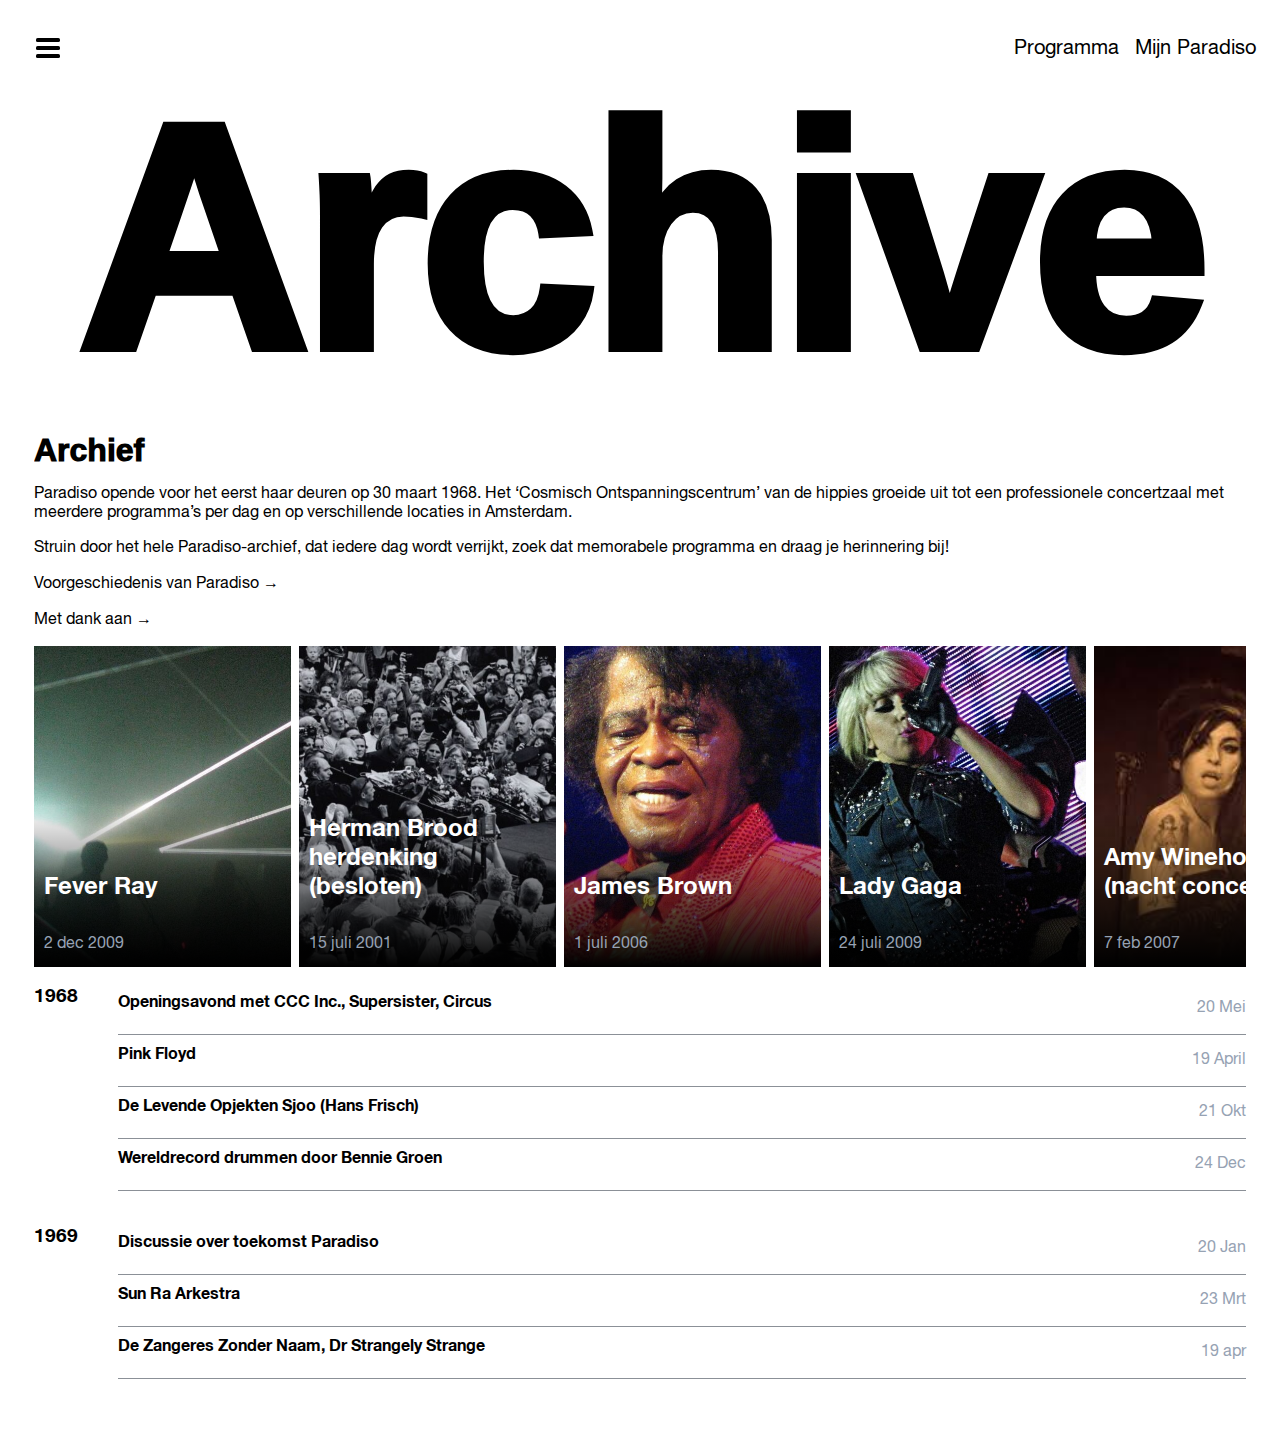
<file: archive.html>
<!DOCTYPE html>
<html lang="nl">
  <head>
    <meta charset="UTF-8">
    <meta name="viewport" content="width=device-width, initial-scale=1.0">
    <link rel="icon" type="image/x-icon" href="images/favicon.ico">
    <title>Archive</title>
    <link rel="stylesheet" href="css/general.css">
    <link rel="stylesheet" href="css/archive.css">
  </head>

  <body>
    <header>
      <h1>Archive</h1>

      <menu>
        <li>
          <button aria-label="toggle menu">
            <span></span>
            <span></span>
            <span></span>
          </button>
        </li>
        
        <li>
          <img src="images/search.svg" alt="search icon">
        </li>
      </menu>

      <nav>
        <ul>
          <li><a href="index.html">Programma</a></li>
          <li><a href="#">Nieuws</a></li>
          <li><a href="#">Mijn tickets</a></li>
          <li><a href="#">Bezoek</a></li>
        </ul>

        <ul>
          <li><a href="#">Lidmaatschap</a></li>
          <li><a href="archive.html">Archief</a></li>
          <li><a href="#">Webshop</a></li>
          <li><a href="#">Steun ons</a></li>
          <li><a href="#">Werken bij Paradiso</a></li>
          <li><a href="#">Contact & Partners</a></li>
        </ul>

        <ul>
          <li>
            <img src="images/bassline.webp" alt="Logo Bassline"> Bassline
          </li>
          <li>
            <img src="images/ClubParadiso.webp" alt="Logo Club Paradiso"> Club Paradiso
          </li>
          <li>
            <img src="images/indiestad.webp" alt="Logo Indiestad"> Indiestad
          </li>
          <li><img src="images/kosmos.jpg" alt="Logo Kosmos"> Kosmos
          </li>
          <li>
            <img src="images/sugarmountain.webp" alt="Logo Sugar Mountain">
            Sugar Mountain
          </li>
          <li>
            <img src="images/suprsonic.webp" alt="Logo Super-Sonic Jazz">
            Super-Sonic Jazz
          </li>
          <li>
            <img
              src="images/tickettropic.webp"
              alt="Logo Tickets to the Tropics"> 
              Tickets to the Tropics
          </li>
        </ul>
      </nav>

      <nav>
        <ul>
          <li>
            <a href="index.html">Programma</a>
          </li>
          <li>
            <a href="#">Mijn Paradiso</a>
          </li>
        </ul>
      </nav>
      
    </header>

    <main>
      <h2>Archief</h2>

      <p>
        Paradiso opende voor het eerst haar deuren op 30 maart 1968. Het
        ‘Cosmisch Ontspanningscentrum’ van de hippies groeide uit tot een
        professionele concertzaal met meerdere programma’s per dag en op
        verschillende locaties in Amsterdam.
      </p>
      <p>
        Struin door het hele Paradiso-archief, dat iedere dag wordt verrijkt,
        zoek dat memorabele programma en draag je herinnering bij!
      </p>

      <p><a href="https://www.paradiso.nl/info/over-ons/voorgeschiedenis-van-paradiso">Voorgeschiedenis van Paradiso</a> →</p>
      
      <p><a href="https://www.paradiso.nl/info/met-dank-aan">Met dank aan</a> →</p>

      <h2 class="visually-hidden">Archief van het programma van Paradiso</h2>
      <ul>
        <li class="gradient">
          <h3>Fever Ray</h3>
          <p>2 dec 2009</p>
          <a href="#">
            <img src="images/20091203_FeverRay_CorJabaaij.jpg" alt="Fever Ray in Paradiso, 2009">
          </a>
        </li>

      <li class="gradient">
        <h3>Herman Brood herdenking (besloten)</h3>
        <p>15 juli 2001</p>
        <a href="#">
          <img src="images/hermanbrood.jpg" alt="Besloten Herman Brood herdenking in Paradiso, 2001">
        </a>
      </li>

    <li class="gradient">
      <h3>James Brown</h3>
      <p>1 juli 2006</p>
      <a href="#">
        <img src="images/jamesbrown.jpg" alt="James Brown in Paradiso, 2006">
      </a>
    </li>

    <li class="gradient">
      <h3>Lady Gaga</h3>
      <p>24 juli 2009</p>
      <a href="#">
        <img src="images/ladygaga.jpg" alt="Lady Gaga in Paradiso, 2009">
      </a>
    </li>

    <li class="gradient">
      <h3>Amy Winehouse (nacht concert)</h3>
      <p>7 feb 2007</p>
      <a href="#">
        <img src="images/amywinehouse.jpeg" alt="Amy Winehouse in Paradiso, 2007">
      </a>
    </li> 

    <li class="gradient">
      <h3>Nirvana</h3>
      <p>24 nov 1991</p>
      <a href="#">
        <img src="images/19911125-Nirvana-Pakvis3_211007_095644.jpg" alt="Nirvana in Paradiso, 1991">
      </a>
    </li>

  </ul>

  <h2 class="visually-hidden">Lijst met archief van het programma van Paradiso</h2>

<section>
      <h3>1968</h3>

  <ul>
    <li>
        <h4>Openingsavond met CCC Inc., Supersister, Circus</h4>
        <p>20 Mei</p>
    </li>

    <li>
      <h4>Pink Floyd</h4>
        <p>19 April</p>
    </li>

      <li>
        <h4>De Levende Opjekten Sjoo (Hans Frisch)</h4>
          <p>21 Okt</p>
      </li>

      <li>
        <h4>Wereldrecord drummen door Bennie Groen</h4>
          <p>24 Dec</p>
        </a>
      </li>
  </ul>
</section>

<section>
    <h3>1969</h3>

<ul>
  <li>
    <h4>Discussie over toekomst Paradiso</h4>
      <p>20 Jan</p>
    </a>
  </li>
      <!-- <hr> doen met border-bottom: de styling -->
  <li>
    <h4>Sun Ra Arkestra</h4>
      <p>23 Mrt</p>
  </li>

  <li> 
      <h4>De Zangeres Zonder Naam, Dr Strangely Strange</h4>
        <p>19 apr</p>
  </li>
</ul>
</section>

    </main>

    <footer>
      
      <script src="java.js"></script>

    </footer>

  </body>

</html>
</file>
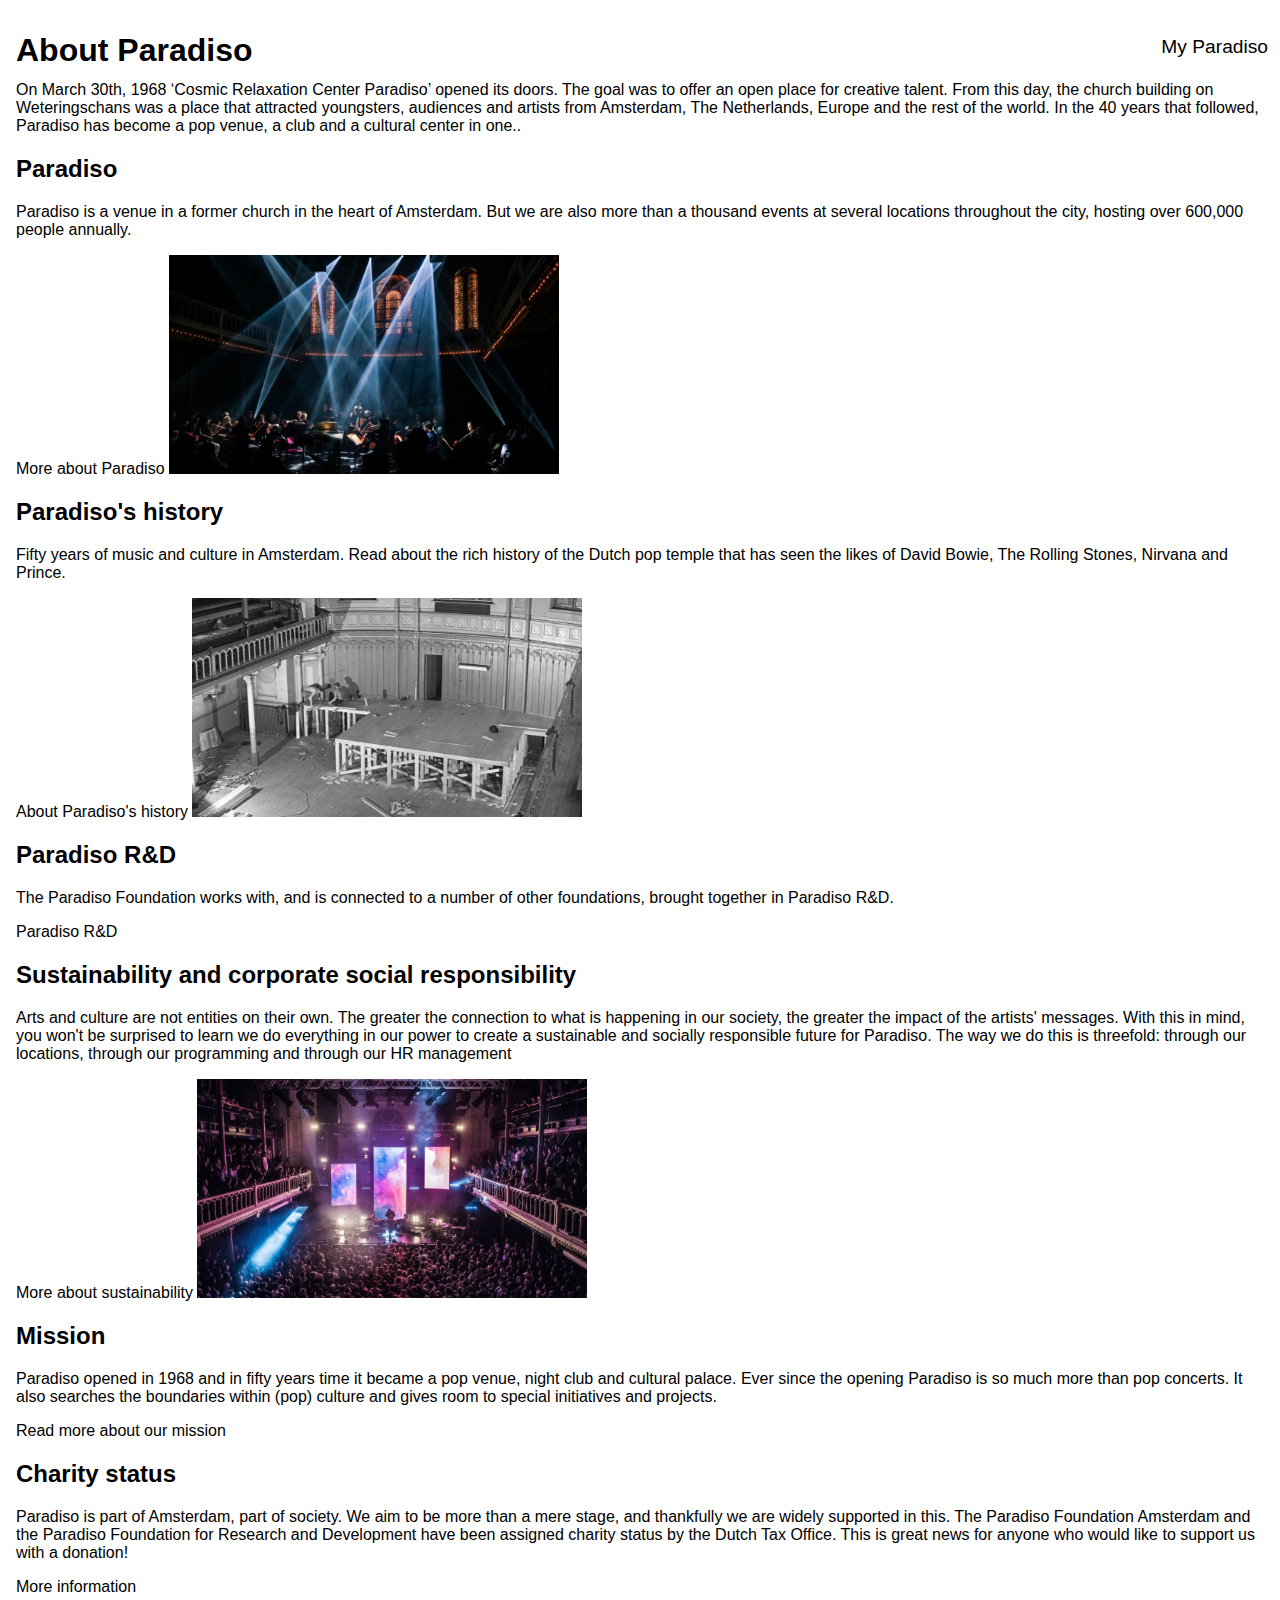
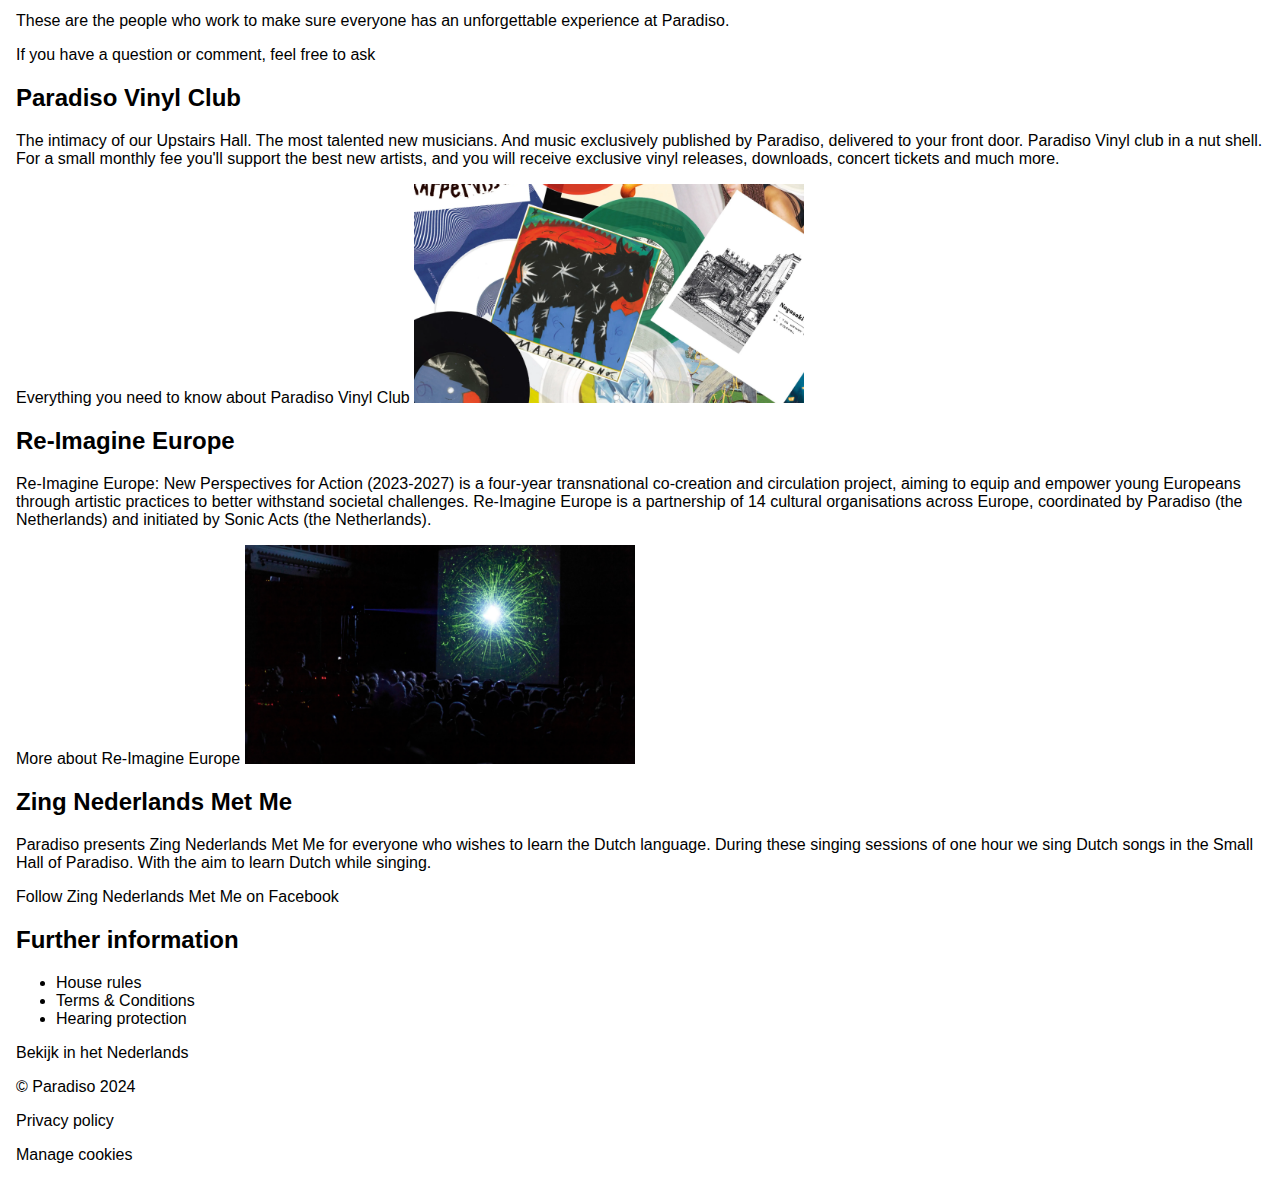
<file: Paradiso/about.html>
<!DOCTYPE html>
<html lang="en">

<head>
  <meta charset="UTF-8">
  <meta name="viewport" content="width=device-width, initial-scale=1.0">
  <title>About Paradiso</title>
  <link rel="stylesheet" href="css/styles.css">
</head>

<body>

  <header>

    <div class="off-screen-menu">
      <img id="close-menu" src="images/kruis.png" alt="kruis icoon">
      <ul>
        <!-- Hoofdmenu -->
        <section class="topnav">
          <li><h2><a href="index.html">Programma</a></h2></li>
          <li><h2>Nieuws</h2></li>
          <li><h2>Mijn tickets</h2></li>
          <li><h2>Bezoek</h2></li>
        </section>
    
        <!-- Submenu -->
        <div id="secondnav">
          <li><a href="about.html">Over ons</a></li>
          <li>Lidmaatschap</li>
          <li>Archief</li>
          <li>Webshop</li>
          <li>Steun ons</li>
          <li>Werken bij Paradiso</li>
          <li>Contact & Partners</li>
        </div>
    
        <!-- Evenementen -->
        <div class="evenementen">
          <li>
            <img src="images/bassline.webp" alt="Logo Bassline"> Bassline
          </li>
          <li>
            <img src="images/ClubParadiso.webp" alt="Logo Club Paradiso"> Club Paradiso
          </li>
          <li>
            <img src="images/indiestad.webp" alt="Logo Indiestad"> Indiestad
          </li>
          <li>
            <img src="images/kosmos.jpg" alt="Logo Kosmos"> Kosmos
          </li>
          <li>
            <img src="images/sugarmountain.webp" alt="Logo Sugar Mountain"> Sugar Mountain
          </li>
          <li>
            <img src="images/suprsonic.webp" alt="Logo Super-Sonic Jazz"> Super-Sonic Jazz
          </li>
          <li>
            <img src="images/tickettropic.webp" alt="Logo Tickets to the Tropics"> Tickets to the Tropics
          </li>
        </div>
    
        <!-- Social media -->
        <div class="socials">
          <li><img src="images/tiktok.png" alt="TikTok logo"></li>
          <li><img src="images/instalogo.jpg" alt="Instagram logo"></li>
          <li><img src="images/spotify.jpg" alt="Spotify logo"></li>
          <li><img src="images/youtube.png" alt="YouTube logo"></li>
        </div>
    
        <!-- Sponsoren -->
        <div class="sponsoren">
          <li><img src="images/gemeenteadam.png" alt="Logo Gemeente Amsterdam"></li>
          <li><img src="images/heineken.png" alt="Heineken logo"></li>
          <li><img src="images/europeseunie.png" alt="Co-funded by the European Union"></li>
        </div>
      </ul>
    </div>

    <p class="myparadiso">My Paradiso</p>
  
    <h1>About Paradiso</h1>
  </header>
<main>  

  <p>On March 30th, 1968 ‘Cosmic Relaxation Center Paradiso’ opened its doors. The goal was to offer an open place for
    creative talent. From this day, the church building on Weteringschans was a place that attracted youngsters,
    audiences and artists from Amsterdam, The Netherlands, Europe and the rest of the world. In the 40 years that
    followed, Paradiso has become a pop venue, a club and a cultural center in one..</p>

  <h2>Paradiso</h2>
  <p>Paradiso is a venue in a former church in the heart of Amsterdam. But we are also more than a thousand events at
    several locations throughout the city, hosting over 600,000 people annually.</p>
  <a href="https://www.paradiso.nl/en/info/about-us/paradiso-vandaag">More about Paradiso</a>

  <img src="images/Paradiso3.webp" alt="Zaal van Paradiso met lichten">

  <h2>Paradiso's history</h2>

  <p>Fifty years of music and culture in Amsterdam. Read about the rich history of the Dutch pop temple that has seen
    the likes of David Bowie, The Rolling Stones, Nirvana and Prince.</p>

  <a href="https://www.paradiso.nl/en/info/about-us/paradiso-geschiedenis">About Paradiso's history</a>

  <img src="images/legeparadisozaal.webp" alt="Zaal van Paradiso in de bouw">

  <h2>Paradiso R&D</h2>
  <p>The Paradiso Foundation works with, and is connected to a number of other foundations, brought together in Paradiso
    R&D.</p>

  <a href="https://www.paradiso.nl/en/info/about-us/paradiso-r-d">Paradiso R&D</a>

  <h2>Sustainability and corporate social responsibility</h2>
  <p>Arts and culture are not entities on their own. The greater the connection to what is happening in our society, the
    greater the impact of the artists' messages. With this in mind, you won't be surprised to learn we do everything in
    our power to create a sustainable and socially responsible future for Paradiso. The way we do this is threefold:
    through our locations, through our programming and through our HR management</p>

  <a href="https://www.paradiso.nl/en/info/about-us/duurzaamheid-mvo">More about sustainability</a>

  <img src="images/zaalmetartiest.webp" alt="Paradiso zaal met live artiest en publiek">

  <h2>Mission</h2>
  <p>Paradiso opened in 1968 and in fifty years time it became a pop venue, night club and cultural palace. Ever since
    the opening Paradiso is so much more than pop concerts. It also searches the boundaries within (pop) culture and
    gives room to special initiatives and projects.</p>

  <a href="https://www.paradiso.nl/en/info/about-us/onze-missie">Read more about our mission</a>

  <h2>Charity status</h2>
  <p>Paradiso is part of Amsterdam, part of society. We aim to be more than a mere stage, and thankfully we are widely
    supported in this. The Paradiso Foundation Amsterdam and the Paradiso Foundation for Research and Development have
    been assigned charity status by the Dutch Tax Office. This is great news for anyone who would like to support us
    with a donation!</p>

  <a href="https://www.paradiso.nl/en/info/about-us/anbi">More information</a>

  <p>These are the people who work to make sure everyone has an unforgettable experience at Paradiso.</p>

  <a href="https://www.paradiso.nl/en/info/about-us/organisatie-medewerkers">If you have a question or comment, feel
    free to ask</a>

  <h2>Paradiso Vinyl Club</h2>
  <p>The intimacy of our Upstairs Hall. The most talented new musicians. And music exclusively published by Paradiso,
    delivered to your front door. Paradiso Vinyl club in a nut shell. For a small monthly fee you'll support the best
    new artists, and you will receive exclusive vinyl releases, downloads, concert tickets and much more.</p>

  <a href="https://www.paradiso.nl/en/info/about-us/paradiso-vinyl-club">Everything you need to know about Paradiso
    Vinyl Club</a>

  <img src="images/PVC-singles-collage.webp" alt="Collage met afbeeldingen van singles">

  <h2>Re-Imagine Europe</h2>
  <p>Re-Imagine Europe: New Perspectives for Action (2023-2027) is a four-year transnational co-creation and circulation
    project, aiming to equip and empower young Europeans through artistic practices to better withstand societal
    challenges. Re-Imagine Europe is a partnership of 14 cultural organisations across Europe, coordinated by Paradiso
    (the Netherlands) and initiated by Sonic Acts (the Netherlands).</p>

  <a href="https://re-imagine-europe.eu/">More about Re-Imagine Europe</a>

  <img src="images/re-imagine.webp" alt="Afbeelding van het Re-Imagine event">

  <h2>Zing Nederlands Met Me</h2>

  <p>Paradiso presents Zing Nederlands Met Me for everyone who wishes to learn the Dutch language. During these singing
    sessions of one hour we sing Dutch songs in the Small Hall of Paradiso. With the aim to learn Dutch while singing.
  </p>

  <a href="https://www.facebook.com/ZingNederlandsMetMe/">Follow Zing Nederlands Met Me on Facebook</a>

  <h2>Further information</h2>

  <ul>
    <li> <a href="https://www.paradiso.nl/en/info/about-us/huisregels">House rules</a> </li>
    <li> <a href="https://www.paradiso.nl/en/info/about-us/algemene-voorwaarden">Terms & Conditions</a> </li>
    <li> <a href="https://www.paradiso.nl/en/info/about-us/gehoorbescherming">Hearing protection</a> </li>
  </ul>
</main>

  <footer>
    <p>Bekijk in het Nederlands</p>
    <p>© Paradiso 2024</p>
    <a href="https://www.paradiso.nl/en/legal">Privacy policy</a>
    <p>Manage cookies</p>

    <script src="java.js"></script>

  </footer>

</body>

</html>
</file>
<file: css/styles.css>
@import url('https://fonts.googleapis.com/css2?family=Montserrat:wght@400;700&display=swap');

:root {
  --font-family: 'Montserrat', sans-serif;
  --primary-color: rgba(0, 147, 208, 1);
}

body {
  margin: 0;
  font-family: var(--font-family);
  background-color: white;
  padding: 1em;
  color: black;
  width: auto;
}

body.no-scroll {
  overflow: hidden;
}


#culture{
  font-size: small;
  padding-bottom: 1.25em;
}

#culture a{
  text-decoration: underline; 
  font-weight: bold;
}

#close-menu {
  position: absolute;
  top: 20px;
  right: 20px;
  cursor: pointer;
  width: 30px;
  height: 30px;
  z-index: 1100;
}

.ham-menu.active span {
  background-color: white;
}

.off-screen-menu.active {
  transform: translateX(0);
}

.ham-menu {
  display: flex;
  flex-direction: column;
  justify-content: space-around;
  align-items: center;
  width: 40px;
  height: 40px;
  cursor: pointer;
  position: relative;
}

.ham-menu span {
  display: block;
  width: 100%;
  height: 3px;
  background-color: black;
  border-radius: 2px;
  transition: transform 0.3s ease, opacity 0.3s ease;
}

.ham-menu.active span:nth-child(1) {
  transform: rotate(45deg) translate(5px, 5px);
}

.ham-menu.active span:nth-child(2) {
  opacity: 0;
}

.ham-menu.active span:nth-child(3) {
  transform: rotate(-45deg) translate(5px, -5px);
}


.ham-menu .menu-text {
  position: absolute;
  top: 50px;
  font-size: 0.8rem;
  color: black;
  transition: opacity 0.3s ease;
}

.ham-menu.active .menu-text {
  content: "Close";
}


.off-screen-menu ul {
  list-style: none;
  padding: 0;
}

.off-screen-menu {
  font-size: 2rem;
  font-weight: bold;
  position: fixed;
  top: 0;
  left: 0;
  width: 100%;
  height: 100%;
  background-color: white;
  color: black;
  transform: translateX(-100%);
  transition: transform 0.3s ease;
  z-index: 1000;
  overflow-y: scroll;
  padding-left: 1em;
}

.off-screen-menu.active {
  transform: translateX(0);
}


#secondnav li,
.evenementen li {
  margin: 10px 0;
  font-size: 1.2rem;
}

.evenementen img {
  max-width: 40px;
  height: 40px;
  border-radius: 50%;
  margin-right: 10px;
}

.evenementen li {
  display: flex;
  align-items: center;
}

.socials li {
  display: inline-block;
  margin-right: 10px;
}

.socials img {
  max-width: 30px;
  height: 30px;
}

.sponsoren li {
  display: inline-block;
  margin-right: 20px;
}

.sponsoren img {
  max-width: 80px;
  height: auto;
}

img {
  max-width: 390px;
  width: calc(100% - 4em); 
  box-sizing: border-box;
}

@media (max-width: 768px) {
  .img {
    order: 1;
    flex-direction: column;
  }
}


.blauw .ham-menu span {
  background-color: white;
}


.blauw {
  background-color: var(--primary-color);
  color: white;
}

.blauw h1 {
  font-size: 20vw;
}

h1 {  
  margin: 0;
  text-align: left;
  line-height: 0.9;
  padding-top: 0.625em;
}


.myparadiso{
  font-size: larger;
  position: absolute;
  top: 1.25em;
  right: 0;
  margin: 0.625em;
}

a {
  color: black;
  text-decoration: none;
}

.blauw p a {
  color: white;
}

button {
  background-color: darkgrey;
  color: white;
  border: none;
  color-scheme: light;
  transition: background 0.3s ease;
  background: linear-gradient(to top, rgba(255, 255, 255, 0.2), rgba(0, 0, 0, 0.1));
}

button:hover {
  background: linear-gradient(to top, rgba(255, 255, 255, 0.3), darkgrey);
}


.slideshow {
  position: relative;
  width: 100%;
  height: 500px;
  overflow: hidden;
}

.slideshow .event {
  position: absolute;
  top: 0;
  left: 0;
  width: 100%;
  height: 100%;
  opacity: 0;
  animation: slideShow 25s infinite;
}

.slideshow .event:nth-child(1) {
  animation-delay: 0s;
}

.slideshow .event:nth-child(2) {
  animation-delay: 5s;
}

.slideshow .event:nth-child(3) {
  animation-delay: 10s;
}

.slideshow .event:nth-child(4) {
  animation-delay: 15s;
}

.slideshow .event:nth-child(5) {
  animation-delay: 20s;
}

@keyframes slideShow {
  0% {
    opacity: 0;
  }
  10% {
    opacity: 1;
  }
  20% {
    opacity: 1;
  }
  30% {
    opacity: 0;
  }
  100% {
    opacity: 0;
  }
}

.event {
  position: relative;
  width: 100%;
  height: 100%;
  max-width: 600px;
  max-height:max-content;
  overflow: hidden;
}

.event img {
  display: block;
  width: 100%;
  height: auto;
}

.event h2 {
  position: absolute;
  bottom: 150px;
  left: 20px;
  background-color: black;
  color: white;
  padding: 5px 10px;
  border-radius: 6.25em;
  font-size: 1.8rem;
  font-weight: bold;
  margin: 0;
  z-index: 2;
  line-height: 1.2;
}

.event p {
  position: absolute;
  left: 20px;
  padding: 5px 10px;
  font-size: 1rem;
  z-index: 2;
  background-color: black;
  color: white;
  padding: 5px 10px;
  border-radius: 6.25em;

}

.event p:nth-child(3) {
  bottom: 90px; 
}

.event p:nth-child(4) {
  bottom: 50px; 
}

.event::before {
  content: "Club night";
  position: absolute;
  top: 20px;
  left: 20px;
  background-color: black;
  color: white;
  padding: 5px 10px;
  border-radius: 6.25em;
  font-weight: bold;
  z-index: 2;
}

.image-container {
  width: 100%;
  height: 25em;
  overflow: hidden;
  position: relative;  
}

.image-container img {
  width: 100%;
  height: 100%;
  object-fit: cover;
  display: block;
}


.dagprogramma p{
color: lightgrey;
}


/* @media {
  .balk {
    order: 
  }
} */

/* Bolletje met de :hover */
/*.eventlink::before {
  content: '';
  opacity: 0;
}

.eventlink:hover p {
  transform: translateX(2em);
}

.eventlink:hover .eventlink::before {
  opacity: 1;
} */
</file>
<file: Paradiso/css/general.css>
@font-face {
  font-family: Paradiso;
  src: url(../font/paradiso-medium.woff2);
  font-weight:500;
}

@font-face {
  font-family: Paradiso;
  src: url(../font/paradiso-bold.woff2);
  font-weight:700;
}

@font-face {
  font-family: Paradiso;
  src: url(../font/paradiso-light.woff2);
  font-weight:300;
}

@font-face {
  font-family: Paradiso;
  src: url(../font/paradiso-regular.woff2);
  font-weight:400;
}

/*primitives*/
:root {
  /*font-family*/
  --font-family: Paradiso;

  /* colors */

  --white-color: #FFFFFF;
  --black-color: #000000;

  --primary-color: #f78f1e;
  --secundary-color: #E2751A;
  --dark-color: #E35800;
  --darker-color: #7B341E;
  --soft-color: #FEEBC8;

  /* states  */

  --hover-state: var(--dark-color);
  --focus-state: var(--darker-color);


}


/*darkmode*/
@media (prefers-color-scheme:dark) {
  :root {

      /* colors */
    --white-color: #000000; 
    --black-color: #FFFFFF;

    --primary-color: #E35800;
    --secundary-color: #E2751A;
    --dark-color: #f78f1e;
    --darker-color: #7B341E;
    --soft-color: #FEEBC8;

    /* states  */

    --hover-state: var(--dark-color);
    --focus-state: var(--darker-color);
  }
}




/* ALGEMENE STYLING */
h1{
  font-size: 20em;
}

h2{
  font-size: 15em;
}

h1, h2, h3, h4{
  color: var(--white-color);
}

h1, h2{
  display: flex;
  justify-content: center;
}

@media (width > 50em) {
  h1,h2 {
    /* overflow-x: hidden; */
    font-size: 5em;
  }
}

p{
  color: var(--soft-color);
}

ul{
  list-style-type:"";
}


/* BODY */

body {
  margin: 0;
  font-family: var(--font-family);
  
  padding: 1em 2em 1em 2em;
  color: var(--white-color);
  width: auto;

}

body.no-scroll {
  overflow: hidden;
}

@media (width > 50em) {
    body {
      padding: 0 0 0 0;
  }
}

body img {
  width: 50vh;
  height: 60vh;
  object-fit: cover;
}

/* HEADER */

header{
  /* order:  ; */

  display:flex;
  justify-content: space-between;
  flex-wrap: wrap;
  align-items: center;
}


/* titel van de pagina */

h1{
  width:100%;

  text-align: center;
  /* font-size:20vw; */
  
  margin:0;
}


/* menu */

header menu {
  margin:0;
  padding:0;
  list-style-type:"";

  display: flex;

  order:-3;
}

/* hamburger button */

header button  {
  position:relative;
  
  /* hoger dan menu */

  appearance: none;
  font-size:1em;
  
  width:3em;
  aspect-ratio:1;
  
  border:none;
  background-color: transparent;
  
  display:grid;
  justify-content:center;
  align-content: center;
} 

header menu li:nth-of-type(1) button  {
  z-index: 1010; 
}

header button span {
  display: block;
  width:1.5em;
  height:.2em;
  
  border-radius:.1em;
  background-color: var(--white-color);
  
  grid-column-start:1;
  grid-row-start:1;
}

/* 
header button span:hover{
  uit elkaar doen
} */

/* normal */

header button span:nth-of-type(1){
  transform: translateY(-0.5em);
}

header button span:nth-of-type(2){
  transform: none;
}

header button span:nth-of-type(3){
  transform: translateY(0.5em);
}


/* is open */
header button span.is-open{
  background-color: var(--black-color);
}

header button.is-open span:nth-of-type(1){
  transform: rotate(45deg) translateY(0);
}

header button.is-open span:nth-of-type(2){
  transform: scaleX(0);
}

header button.is-open span:nth-of-type(3){
  transform: rotate(-45deg) translateY(0);
}



/* het hamburger menu */
/* navigatie styling */

nav:nth-of-type(1) {
  position: fixed;
  top: 0;
  left: 0;
  
  width: 100%;
  height: 100%;

  background-color: var(--white-color);

  transform: translateX(-100%);
  transition: transform 0.3s ease;
  z-index: 1000;


  overflow-y: scroll;

  color: var(--black-color);
}

nav:nth-of-type(1).is-open {
  transform: translateX(0); /* menu slides in */
}

/* 1e nav a styling */

nav:nth-of-type(1) a{
  position: relative;        
  text-decoration: none;                   
}


nav:nth-of-type(1) a::after {  
  content: '';                        /*  pseudo-element voor de streep */
  position: absolute;
  left: 0;
  bottom: 0;                   
  width: 0%;                    
  height: 2px;                
  background-color: var(--black-color);          
  transition: width 0.3s ease;     
} 

nav:nth-of-type(1) a:hover::after {
   width: 100%;                      /*x    streep loopt volledig onder de tekst */
}

nav:nth-of-type(1) a:focus::after{
  color: var(--focus-state);
}

/* 1e nav ul styling*/

header nav:nth-of-type(1) ul:nth-of-type(1) {
  font-size: 3.125rem;
  line-height: 4.050rem;
  font-weight: 500;
}


header nav:nth-of-type(1) ul:nth-of-type(2),
header nav:nth-of-type(1) ul:nth-of-type(3) {
  font-size: 1.725rem;
  line-height: 2.700rem;
  font-weight: 400;
}


@media (min-width: 1000px) {
  header nav:nth-of-type(1) {
    display: flex;
    justify-content: space-between;
    align-items: flex-start;
    gap: 3rem; 
    padding: 2rem;
  }

  header nav:nth-of-type(1) ul:nth-of-type(1),
  header nav:nth-of-type(1) ul:nth-of-type(2) { 
    display: flex;
    flex-direction: column;
    flex: 1; 
  }
}

/* 2e nav */

header nav:nth-of-type(2) {
  order:-1;
}


header nav:nth-of-type(2) ul {
  margin:0;
  padding:0;
  list-style-type: "";

  display:flex;
}



/* slogan */
header p:nth-of-type(1) {
  width:100%;
  text-align: center;
  font-size: larger;
}


header nav a  {
  text-decoration: none;
  color: var(--black-color);
}

header nav a:hover{
  text-decoration: none;
  color: var(--black-color);
}

header nav:nth-child(2){
  color: var(--white-color);
}

nav ul:nth-child(3) img {
  max-width: 40px;
  height: 40px;
  border-radius: 50%;
  margin-right: 10px;
}



@media (width > 50em) {
  header p:nth-of-type(1) {
    order:-2;
    width:auto;
  }
}


a{
  position: relative;        
  text-decoration: none;                   
  font-family: var(--font-family);

  transition-property: right, left;
  transition-duration: 2s;
  -webkit-transition-property: right, left; /* Safari */
  -webkit-transition-duration: 2s; /* Safari */
}


/* main > a:hover  {
  color: var(--light-color);
}  */

button{
  border: none;
  padding: 1em;
  width: 6rem;

  color: var(--white-color);
  background-color: var(--secundary-color);


  display: inline-flex;
}

main button:hover{
  background-color: var(--hover-state);
  transition: background 0.25s ease-in-out, color 0.25s ease-in-out;
}

/* 
.evenementen li {
  display: flex;
  align-items: center;
}

.socials li {
  display: inline-block;
  margin-right: 10px;
}

.socials img {
  max-width: 30px;
  height: 30px;
}

.sponsoren li {
  display: inline-block;
  margin-right: 20px;
} */

header ul img {
  max-width: 80px;
  height: auto;
}
</file>
<file: Paradiso/css/index.css>
/* algemene styling */
ul a li {
  position: relative;
  overflow: hidden;
}

/* BODY */

body {
  background-color: var(--primary-color);

}

/* HEADER */
header p{
  color: var(--soft-color);
}

header a  {
  text-decoration: underline;
  color: var(--white-color);
}

/* MAIN */

/* img {
  max-width: 390px;
  width: calc(100% - 4em); 
  box-sizing: border-box;
} */

/* BAH */
@media (max-width: 768px) {
  .img {
    order: 1;
    flex-direction: column;
  }
}

/* --- CAROUSEL CONTAINER --- */
main > ul:nth-of-type(1) {
  display: flex;


  overflow-x: auto;                 /* horizontaal scrollen AAN */
  scroll-snap-type: x mandatory;    /* elke slide 'snapt' in positie */
  scroll-behavior: smooth;          /* soepel scrollen */

  padding-inline: 2em;

  gap: 0;                   
  margin: 0;
  padding: 0;               

  width: 100vh;

}

main > ul:nth-of-type(1) > li {
  flex: 0 0 100%;     /* Elke slide = 100% van de viewportbreedte */
  scroll-snap-align: start;
  position: relative;
}

main > ul:nth-of-type(1)::-webkit-scrollbar {
  display: none;                    /* scrollbar verbergen (Chrome/Safari) */
}

/* --- CAROUSEL ITEMS --- */
main > ul:nth-of-type(1) > li:not(:has(button)) {
  flex: 0 0 100%;                   /* elke slide neemt 100% breedte */
  scroll-snap-align: center;        /* slide centreert bij stoppen */
  position: relative;

  overflow: hidden;
}

/* --- AFBEELDING + OVERLAY --- */
main > ul:nth-of-type(1) > li {
  background: linear-gradient(30%);
}

main > ul:nth-of-type(1) > li a {
  display: block;
  position: relative;
  text-decoration: none;
  color: inherit;
}

main > ul:nth-of-type(1) > li a img {
  width: 50vh;
  height: 60vh;
  object-fit: cover;
  display: block;
}

/* Tekst op afbeelding */
main > ul:nth-of-type(1) > li a h2,
main > ul:nth-of-type(1) > li a p {
  position: absolute;
  left: 50%;
  transform: translateX(-50%);
  text-align: center;
  color: var(--white-color);
  margin: 0;
}


main > ul:nth-of-type(1) > li a h2 {
  bottom: 3.5em;
  font-size: 1.5em;
}


main > ul:nth-of-type(1) > li a p:first-of-type {
  bottom: 2em;
}

main > ul:nth-of-type(1) > li a p:last-of-type {
  bottom: 0.5em;
}

/* --- PIJLEN --- */
main > ul:nth-of-type(1) > li:has(button) {
  position: absolute;
  top: 50%;
  transform: translateY(-50%);
  z-index: 10;
}

main > ul:nth-of-type(1) > li:first-child {
  left: 1em;
}

main > ul:nth-of-type(1) > li:last-child {
  right: 1em;
}

main > ul:nth-of-type(1) > li:has(button) > button {
  background-color: var(--white-color);
  border: none;
  border-radius: 50%;
  width: 3em;
  height: 3em;
  font-size: 1.2em;
  color: var(--black-color);
  cursor: pointer;
  box-shadow: 0 0 6px var(--black-color)
  transition: background 0.2s ease;
}

main > ul:nth-of-type(1) > li:has(button) > button:hover {
  background-color: var(--black-color);
  color: var(--white-color);
}

main > ul:nth-of-type(1) > li:has(button) > button:focus{
  border-color: var(--focus-state:);
}


main ul:nth-of-type(2) a li h3,
main ul:nth-of-type(2) a li p {
  position: absolute;
  left: 0;
  right: 0;
  color: white;
  text-align: center;
  z-index: 2;
  opacity: 0;
  transition: opacity 0.3s ease;

}

main ul:nth-of-type(2) a li h3,
main ul:nth-of-type(2) a li p::after {
  content: "";
  position: absolute;
  inset: 0;
  opacity: 0;
  transition: opacity 0.3s ease;
  z-index: 1;
}

main ul:nth-of-type(2) a li h3,
main ul:nth-of-type(2) a li p::after {
  top: 50%;
  transform: translateY(-50%);
}
</file>
<file: css/general.css>
@font-face {
  font-family: Paradiso;
  src: url(../font/paradiso-medium.woff2);
  font-weight:500;
}

@font-face {
  font-family: Paradiso;
  src: url(../font/paradiso-bold.woff2);
  font-weight:700;
}

@font-face {
  font-family: Paradiso;
  src: url(../font/paradiso-light.woff2);
  font-weight:300;
}

@font-face {
  font-family: Paradiso;
  src: url(../font/paradiso-regular.woff2);
  font-weight:400;
}

/*primitives*/
:root {
  /*font-family*/
  --font-family: Paradiso;

  /* colors */

  --white-color: #FFFFFF;
  --black-color: #000000;

  --primary-color: #f78f1e;
  --secundary-color: #E2751A;

  --dark-color: #E35800;
  --darker-color: #7B341E;
  --soft-color: #FEEBC8;

  --light-gray-color: #E2E8F0;
  --gray-color: #96a2b3;
  --dark-gray-color: #8B9097;

  /* gradient  */
  --gradient-overlay: linear-gradient(180deg, rgba(0, 0, 0, 0.00) 50%, #000 100%);

  /* use for the colors  */

  /* background */
  --background-color-primary: var(--primary-color);
  --background-color-secundary: var(--white-color);

  /* text */
  --text-color-primary: var(--white-color);
  --text-color-secundary: var(--black-color);

  --menu-text-color: var(--black-color);

  /* hover over tekst */
  --text-line-hover: var(--black-color);

  /* subtext */
  --subtext-color: var(--gray-color);
  --subtext-color-light: var(--light-gray-color);
  --subtext-color-hover-primary: var(--white-color);
  --subtext-color-hover-secundary: var(--black-color);

  /* buttons */
  --button-color: var(--gray-color);
  --button-color-hover: var(--black-color);

  --button-text: var(--black-color);
  --button-text-hover: var(--white-color);

  /* hamburger menu */
  --button-closed: var(--white-color);
  --button-open: var(--black-color);

  /* lines */
  --line-color-light: var(--gray-color);
  --line-color-dark: var(--dark-gray-color);
  --line-color-hover: var(--white-color);
}


/*darkmode*/
@media (prefers-color-scheme:dark) {
  :root {
  /* use for the colors  */

  /* background */
  --background-color-primary: var(--black-color);
  --background-color-secundary: var(--black-color);

  /* text */
  --text-color-primary: var(--white-color);
  --text-color-secundary: var(--white-color);

  --menu-text-color: var(--white-color);

  /* hover over tekst */
  --text-line-hover: var(--white-color);

  /* subtext */
  --subtext-color: var(--dark-gray-color);
  --subtext-color-light: var(--dark-gray-color);
  --subtext-color-hover-primary: var(--white-color);
  --subtext-color-hover-secundary: var(--white-color);

  /* buttons */
  --button-color: var(--dark-gray-color);
  --button-color-hover: var(--white-color);
  
  --button-text: var(--black-color);
  --button-text-hover: var(--black-color);

  /* hamburger menu */
  --button-closed: var(--black-color);
  --button-open: var(--white-color);

  /* lines */
  --line-color-light: var(--dark-gray-color);
  --line-color-dark: var(--dark-gray-color);
  --line-color-hover: var(--white-color);
  }
}


/* ALGEMENE STYLING */
main {
  overflow-x: hidden;
}


h2 {
  font-family: Helvetica;
  font-weight: 1000;
  margin: 0;
  overflow-x: hidden;
}

main > h3 {
  margin: 0;
  padding-left: 10px;
}

h4 {
  margin-bottom: 0;
  margin-top: 10px;
}


ul{
  list-style-type:"";
}

.visually-hidden {
  clip: rect(0 0 0 0);
  clip-path: inset(50%);
  height: 1px;
  overflow: hidden;
  position: absolute;
  white-space: nowrap;
  width: 1px;
}


/* BODY */
body {
  margin: 0;
  font-family: var(--font-family);
  width: auto;
  padding: 0em;
}

@media (min-width: 500px) {
  body { padding: 1.5em; }
}


@media (max-width: 499px) {
  header nav:last-of-type a:last-of-type {
    padding-right: .5em;
  }
}

/* HEADER */

header{
  display:flex;
  justify-content: space-between;
  flex-wrap: wrap;
  align-items: center;
}


/* titel van de pagina */

h1{
  width:100%;

  text-align: center;

  font-family: Helvetica;
  font-weight: 1000;
  letter-spacing: -7px;
  font-size: 9.3em;
  margin: -20px 0px 2px 2px;
  overflow-x: hidden;
}

@media (min-width: 1000px){
  h1{
    font-size: 20em; 
  }
}

/* menu */

header menu {
  margin:0;
  padding:0;
  list-style-type:"";

  display: flex;
  align-items: center;

  order:-3;
}

/* search icon */
header menu li > img {
  max-height: 1.5em;
  max-width: 1.5em;

  fill: var(--button-open);
}


/* hamburger button */

header button  {
  position:relative;

  appearance: none;
  font-size:1em;
  
  width:3em;
  aspect-ratio:1;
  
  border:none;
  background-color: transparent;
  
  display:grid;
  justify-content:center;
  align-content: center;
} 

header menu li:nth-of-type(1) button  {
  z-index: 1010; 
}

header button span {
  display: block;
  width:1.5em;
  height:.2em;
  
  border-radius:.1em;
  background-color: var(--button-closed);
  
  grid-column-start:1;
  grid-row-start:1;
}


/* normal */

header button span:nth-of-type(1){
  transform: translateY(-0.5em);
}

header button span:nth-of-type(2){
  transform: none;
}

header button span:nth-of-type(3){
  transform: translateY(0.5em);
}


/* is open */
header button.is-open span{
  background-color: var(--button-open);
}

header button.is-open span:nth-of-type(1){
  transform: rotate(45deg) translateY(0);
}

header button.is-open span:nth-of-type(2){
  transform: scaleX(0);
}

header button.is-open span:nth-of-type(3){
  transform: rotate(-45deg) translateY(0);
}



/* het hamburger menu */
/* navigatie styling */
nav:nth-of-type(1) {
  position: fixed;
  top: 0;
  left: 0;
  
  width: 100%;
  height: 100%;

  color: var(--menu-text-color);
  background-color: var(--background-color-secundary);

  transform: translateX(-100%);
  transition: transform 0.3s ease;
  z-index: 1000;


  overflow-y: scroll;
}

nav:nth-of-type(1).is-open {
  transform: translateX(0); /* menu slides in */
}

/* 1e nav a styling */

nav:nth-of-type(1) a{
  position: relative;        
  text-decoration: none;                   
}


nav:nth-of-type(1) a::after {  
  content: '';                        /*  pseudo-element voor de streep */
  position: absolute;
  left: 0;
  bottom: 0;                   
  width: 0%;                    
  height: 2px;                
  background-color: var(--text-line-hover);          
  transition: width 0.3s ease;     
} 

nav:nth-of-type(1) a:hover::after {
   width: 100%;                      /*    streep loopt volledig onder de tekst */
}


/* 1e nav ul styling*/

header nav:nth-of-type(1) ul:nth-of-type(1) {
  font-size: 3.125rem;
  line-height: 4.050rem;
  font-weight: 500;
}


header nav:nth-of-type(1) ul:nth-of-type(2),
header nav:nth-of-type(1) ul:nth-of-type(3) {
  font-size: 1.725rem;
  line-height: 2.700rem;
  font-weight: 400;
}


@media (min-width: 1000px) {
  header nav:nth-of-type(1) {
    display: flex;
    flex-wrap: wrap;
    justify-content: space-between;
    align-items: flex-start;
    gap: 3rem; 
    padding: 2rem;
  }

  header nav:nth-of-type(1) ul:nth-of-type(1),
  header nav:nth-of-type(1) ul:nth-of-type(2) { 
    display: flex;
    flex-direction: column;
    flex: 1; 
  }

  header nav:nth-of-type(1) ul:nth-of-type(3){
    width: 100%;
    columns: 2;
  }
}


/* 2e nav */

header nav:nth-of-type(2) {
  order:-1;
}


header nav:nth-of-type(2) ul {
  margin:0;
  padding:0;
  list-style-type: "";

  display:flex;
  gap: 1em;
}

header nav:nth-of-type(2) ul li a{
  font-size: 1.25rem;
}

/* https://www.a11yproject.com/posts/how-to-hide-content/ */
@media (max-width: 450px) {
  header nav:nth-of-type(2) ul li:nth-last-of-type(2) a {
    clip: rect(0 0 0 0);
    clip-path: inset(50%);
    height: 1px;
    overflow: hidden;
    position: absolute;
    white-space: nowrap;
    width: 1px;
  }
}

/* slogan */
header p:nth-of-type(1) {
  width:100%;
  text-align: center;
  font-size: larger;
}


header nav a  {
  text-decoration: none;
  color: var(--menu-text-color);
}

header nav a:hover{
  text-decoration: none;
  color: var(--text-line-hover);
}


nav ul:nth-child(3) img {
  max-width: 40px;
  height: 40px;
  border-radius: 50%;
  margin-right: 10px;
}


@media (width > 1000px) {
  header p:nth-of-type(1) {
    order:-2;
    width:auto;
  }
}


a{
  position: relative;        
  text-decoration: none;                   
  font-family: var(--font-family);

  transition-property: right, left;
  transition-duration: 2s;
  -webkit-transition-property: right, left; /* Safari */
  -webkit-transition-duration: 2s; /* Safari */
}


button{
  border: none;
  padding: 1em;

  position: relative;
  display: inline-block;

  color: var(--button-text);
  background-color: var(--button-color);

  font-weight: bold;

  display: inline-flex;
}

main button:hover{
  background-color: var(--button-color-hover);
  color: var(--button-text-hover);
  transition: background 0.25s ease-in-out, color 0.25s ease-in-out;
}


header ul img {
  max-width: 80px;
  height: auto;
} 


.gradient {
  position: relative;
  display: inline-block;
}

.gradient::after {
  content: "";
  position: absolute;
  inset: 0;
  background: var(--gradient-overlay);
  pointer-events: none;
  z-index: 1;
}

main > ul > li a {
  display: grid;
  position: relative;
  text-decoration: none;
  color: inherit;
  
  width: 257px;		
  height: 320.75px;

  grid-template-rows: 1fr auto auto auto auto;	
  scroll-snap-align: center;
}

main > ul > li a img {
  width: 100%;
  height: 100%;
  object-fit: cover;
  display: block;
}


/* section styling */
main > section > ul{
  gap: 2em;
  padding-left: 0;
}


main > section > ul > li > p:nth-of-type(2) {
  margin-top: .5px;
  margin-bottom: 10px;
}

main > section > ul:nth-child(3) > li > p:first-of-type{
  margin-top: 20px;
}

@media (min-width: 1000px) {
  main > section {
    display: flex;   
    gap: 0;         
  }

  main > section > ul {
    padding-left: 40px;
    width: 100%;      
  }

}
</file>
<file: css/archive.css>
body {
    background-color: var(--background-color-secundary);
    color: var(--text-color-secundary);
    font-family: var(--font-family);
  }

header button span {
    background-color: var(--button-open);
  }

h2 {
    display: flex;
    justify-content: start;
  }

h2 {
  font-size: 2em;
  }


main { 
  padding: 10px; 
}


main a {
    color: var(--text-color-secundary);
    position: relative; 
  }
  

main p > a::after{  
  content: '';
  position: absolute;
  left: 0;
  bottom: 0;                   
  width: 0%;
  height: 2px;                
  background-color: var(--text-line-hover);          
  transition: width 0.3s ease;     
} 


main p > a:hover::after,
main p > a:hover::after 
 {
   width: 100%;
}

main ul li > h3{
color: var(--text-color-primary);
}

/* --- CAROUSEL CONTAINER --- */
/* bron https://chrome.dev/carousel-configurator/ */
main > ul:nth-of-type(1) {
  display: flex;

  position: relative;
  overflow-x: auto;                   /*  horizontaal scrollen AAN  */
  overflow-y: hidden;
  scroll-snap-type: x mandatory;     /*  elke slide 'snapt' in positie  */
  scroll-behavior: smooth;          /*   soepel scrollen  */

  gap: .5em;                   
  margin: 0;
  padding: 0;   

  /* anchor positioning  */
  anchor-name: --carousel;
}


main > ul:nth-of-type(1) > li {
  flex-shrink: 0;  
  scroll-snap-align: center;
}

main > ul:nth-of-type(1)::-webkit-scrollbar {
  display: none;                    /* scrollbar verbergen (Chrome/Safari) */
}


/* Tekst op afbeelding */
main > ul:nth-of-type(1) > li h3,
main > ul:nth-of-type(1) > li p {
  position: absolute;

  z-index: 10;

  left: 0;
  transform: none;
  text-align: left;

  margin: 0px 10px 5px 10px;  
}


main > ul:nth-of-type(1) > li h3 {
  bottom: 2.5em;
  font-size: 1.5em;
}

main > ul:nth-of-type(1) > li p {
  color: var(--subtext-color);
}

main > ul:nth-of-type(1) > li p:first-of-type {
  bottom: 2em;
}

main > ul:nth-of-type(1) > li p:last-of-type {
  bottom: 0.5em; 
}

main > ul:nth-of-type(1) > li {
  position: relative;
  display: block;
}


section p {
  color: var(--subtext-color);
}

section p:hover{
  color: var(--subtext-color-hover-secundary);
}

/* section styling */
main > section > ul > li {
  display: grid;
  grid-template-columns: 1fr 1fr 1fr;
  grid-template-rows: 1fr;
  gap: 1rem;
  border-bottom: 1px solid var(--line-color-dark);
}

main > section > ul > li > h4 {
  grid-column: span 2;
}

main > section > ul > li > p {
  grid-column: span 1;
  text-align: end;
}
</file>
<file: Paradiso/css/styles.css>
/*@font-face {
  font-family: Paradiso;
  src: url(../font/139b8a6406b1b53a-s.p.woff2);
} */


:root {
  --primary-color: rgba(0, 147, 208, 1);
  --font-family: 'Montserrat', sans-serif;
}

body {
  margin: 0;
  font-family: var(--font-family);
  background-color: white;
  padding: 1em;
  color: black;
  width: auto;
}

body.no-scroll {
  overflow: hidden;
}


#culture{
  font-size: small;
  padding-bottom: 1.25em;
}

#culture a{
  text-decoration: underline; 
  font-weight: bold;
}

#close-menu {
  position: absolute;
  top: 20px;
  right: 20px;
  cursor: pointer;
  width: 30px;
  height: 30px;
  z-index: 1100;
}

.ham-menu.active span {
  background-color: white;
}

.off-screen-menu.active {
  transform: translateX(0);
}

.ham-menu {
  display: flex;
  flex-direction: column;
  justify-content: space-around;
  align-items: center;
  width: 40px;
  height: 40px;
  cursor: pointer;
  position: relative;
}

.ham-menu span {
  display: block;
  width: 100%;
  height: 3px;
  background-color: black;
  border-radius: 2px;
  transition: transform 0.3s ease, opacity 0.3s ease;
}

.ham-menu.active span:nth-child(1) {
  transform: rotate(45deg) translate(5px, 5px);
}

.ham-menu.active span:nth-child(2) {
  opacity: 0;
}

.ham-menu.active span:nth-child(3) {
  transform: rotate(-45deg) translate(5px, -5px);
}


.ham-menu .menu-text {
  position: absolute;
  top: 50px;
  font-size: 0.8rem;
  color: black;
  transition: opacity 0.3s ease;
}

.ham-menu.active .menu-text {
  content: "Close";
}


.off-screen-menu ul {
  list-style: none;
  padding: 0;
}

.off-screen-menu {
  font-size: 2rem;
  font-weight: bold;
  position: fixed;
  top: 0;
  left: 0;
  width: 100%;
  height: 100%;
  background-color: white;
  color: black;
  transform: translateX(-100%);
  transition: transform 0.3s ease;
  z-index: 1000;
  overflow-y: scroll;
  padding-left: 1em;
}

.off-screen-menu.active {
  transform: translateX(0);
}


#secondnav li,
.evenementen li {
  margin: 10px 0;
  font-size: 1.2rem;
}

.evenementen img {
  max-width: 40px;
  height: 40px;
  border-radius: 50%;
  margin-right: 10px;
}

.evenementen li {
  display: flex;
  align-items: center;
}

.socials li {
  display: inline-block;
  margin-right: 10px;
}

.socials img {
  max-width: 30px;
  height: 30px;
}

.sponsoren li {
  display: inline-block;
  margin-right: 20px;
}

.sponsoren img {
  max-width: 80px;
  height: auto;
}

img {
  max-width: 390px;
  width: calc(100% - 4em); 
  box-sizing: border-box;
}

@media (max-width: 768px) {
  .img {
    order: 1;
    flex-direction: column;
  }
}


.blauw .ham-menu span {
  background-color: white;
}


.blauw {
  background-color: var(--primary-color);
  color: white;
}

.blauw h1 {
  font-size: 20vw;
}

h1 {  
  margin: 0;
  text-align: left;
  line-height: 0.9;
  padding-top: 0.625em;
}


.myparadiso{
  font-size: larger;
  position: absolute;
  top: 1.25em;
  right: 0;
  margin: 0.625em;
}

a {
  color: black;
  text-decoration: none;
}

.blauw p a {
  color: white;
}

button {
  background-color: darkgrey;
  color: white;
  border: none;
  color-scheme: light;
  transition: background 0.3s ease;
  background: linear-gradient(to top, rgba(255, 255, 255, 0.2), rgba(0, 0, 0, 0.1));
}

button:hover {
  background: linear-gradient(to top, rgba(255, 255, 255, 0.3), darkgrey);
}


.slideshow {
  position: relative;
  width: 100%;
  height: 500px;
  overflow: hidden;
}

.slideshow .event {
  position: absolute;
  top: 0;
  left: 0;
  width: 100%;
  height: 100%;
  opacity: 0;
  animation: slideShow 25s infinite;
}

.slideshow .event:nth-child(1) {
  animation-delay: 0s;
}

.slideshow .event:nth-child(2) {
  animation-delay: 5s;
}

.slideshow .event:nth-child(3) {
  animation-delay: 10s;
}

.slideshow .event:nth-child(4) {
  animation-delay: 15s;
}

.slideshow .event:nth-child(5) {
  animation-delay: 20s;
}

@keyframes slideShow {
  0% {
    opacity: 0;
  }
  10% {
    opacity: 1;
  }
  20% {
    opacity: 1;
  }
  30% {
    opacity: 0;
  }
  100% {
    opacity: 0;
  }
}

.event {
  position: relative;
  width: 100%;
  height: 100%;
  max-width: 600px;
  max-height:max-content;
  overflow: hidden;
}

.event img {
  display: block;
  width: 100%;
  height: auto;
}

.event h2 {
  position: absolute;
  bottom: 150px;
  left: 20px;
  background-color: black;
  color: white;
  padding: 5px 10px;
  border-radius: 6.25em;
  font-size: 1.8rem;
  font-weight: bold;
  margin: 0;
  z-index: 2;
  line-height: 1.2;
}

.event p {
  position: absolute;
  left: 20px;
  padding: 5px 10px;
  font-size: 1rem;
  z-index: 2;
  background-color: black;
  color: white;
  padding: 5px 10px;
  border-radius: 6.25em;

}

.event p:nth-child(3) {
  bottom: 90px; 
}

.event p:nth-child(4) {
  bottom: 50px; 
}

.event::before {
  content: "Club night";
  position: absolute;
  top: 20px;
  left: 20px;
  background-color: black;
  color: white;
  padding: 5px 10px;
  border-radius: 6.25em;
  font-weight: bold;
  z-index: 2;
}

.image-container {
  width: 100%;
  height: 25em;
  overflow: hidden;
  position: relative;  
}

.image-container img {
  width: 100%;
  height: 100%;
  object-fit: cover;
  display: block;
}


.dagprogramma p{
color: lightgrey;
}


/* @media {
  .balk {
    order: 
  }
} */

/* Bolletje met de :hover */
/*.eventlink::before {
  content: '';
  opacity: 0;
}

.eventlink:hover p {
  transform: translateX(2em);
}

.eventlink:hover .eventlink::before {
  opacity: 1;
} */
</file>
